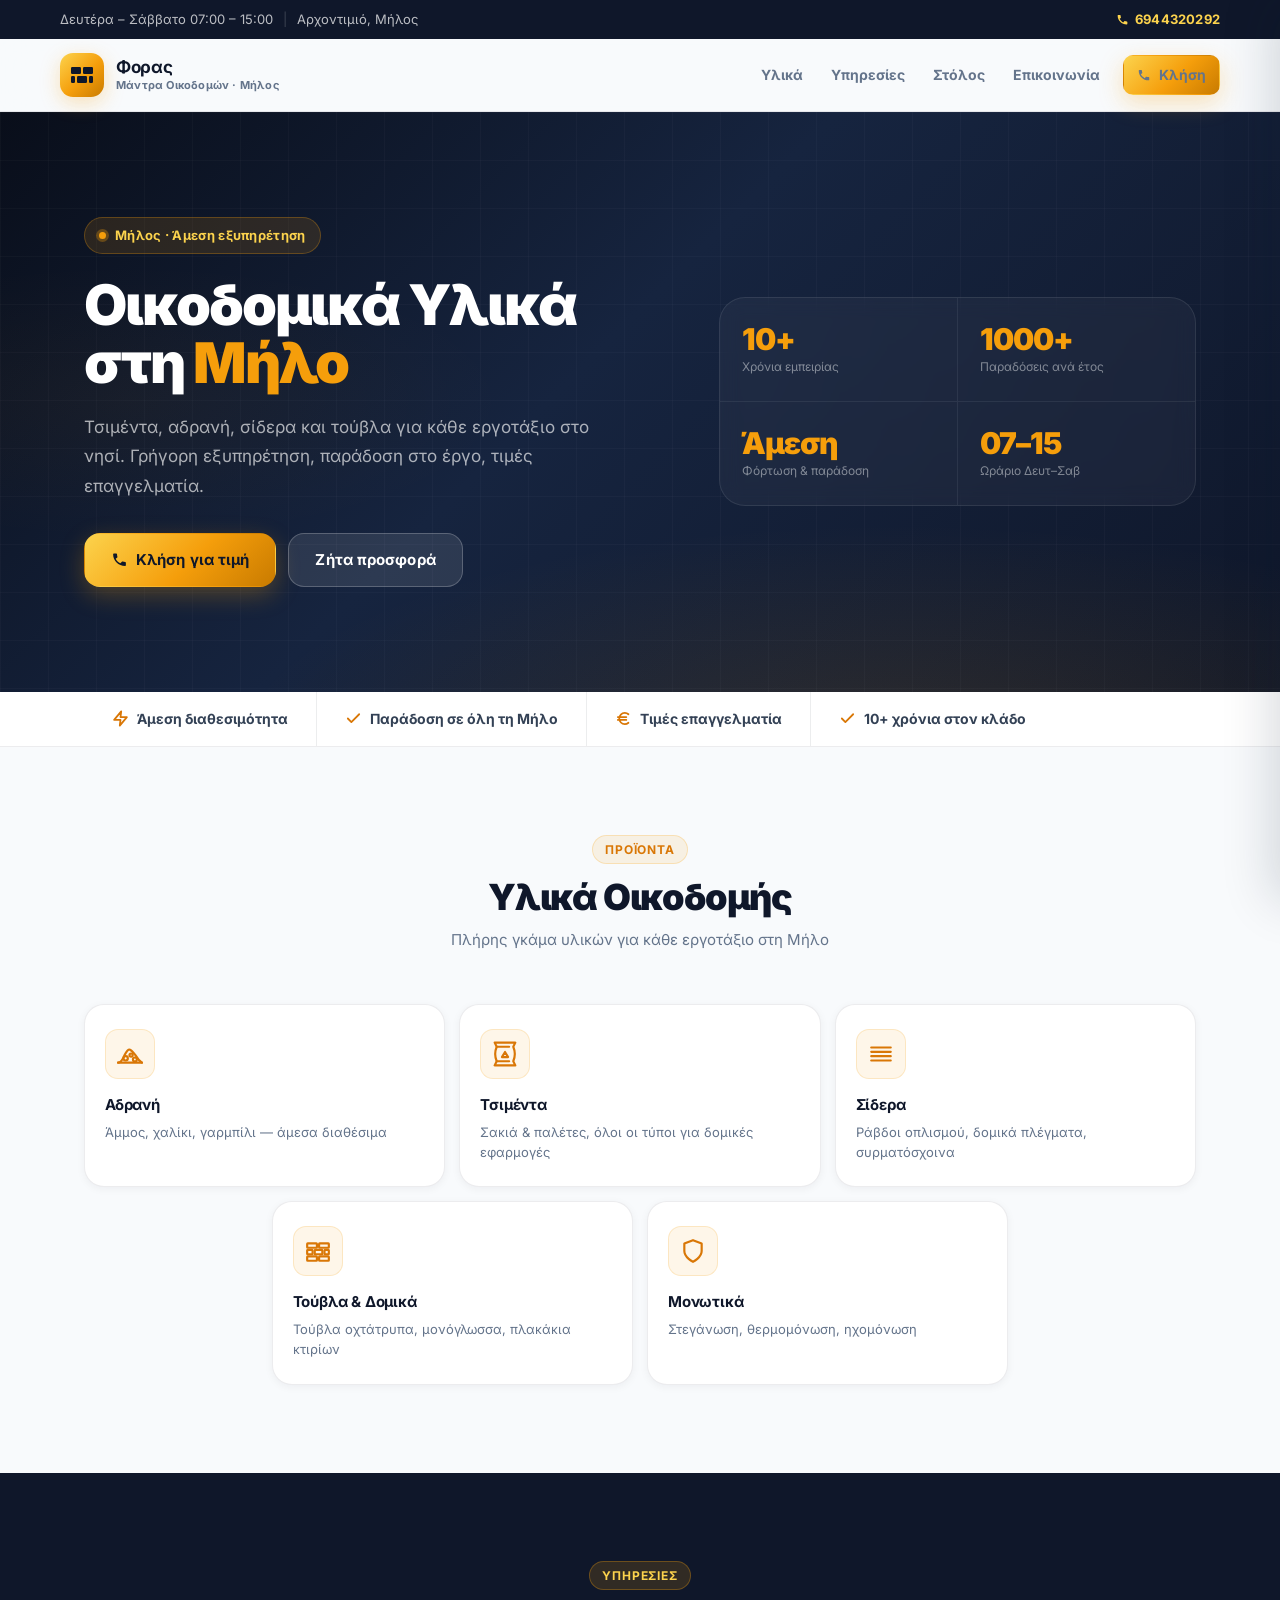
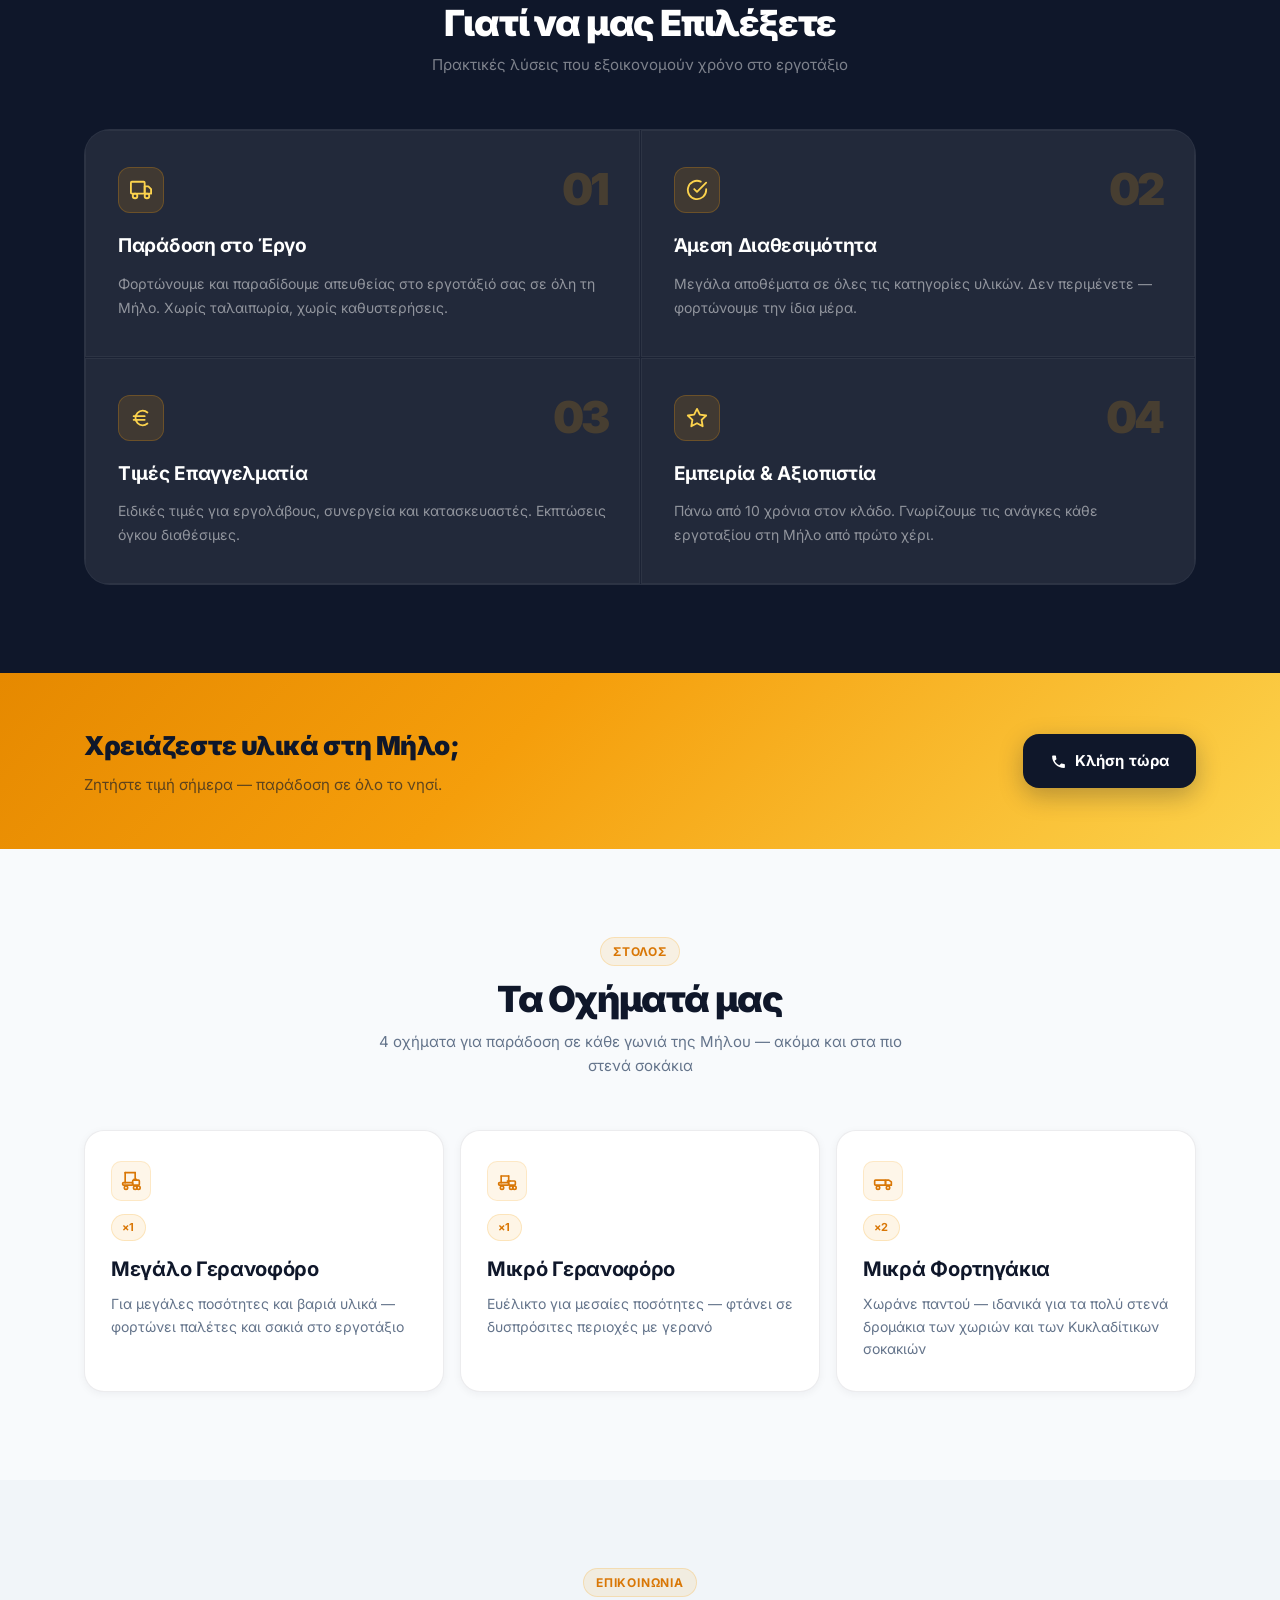
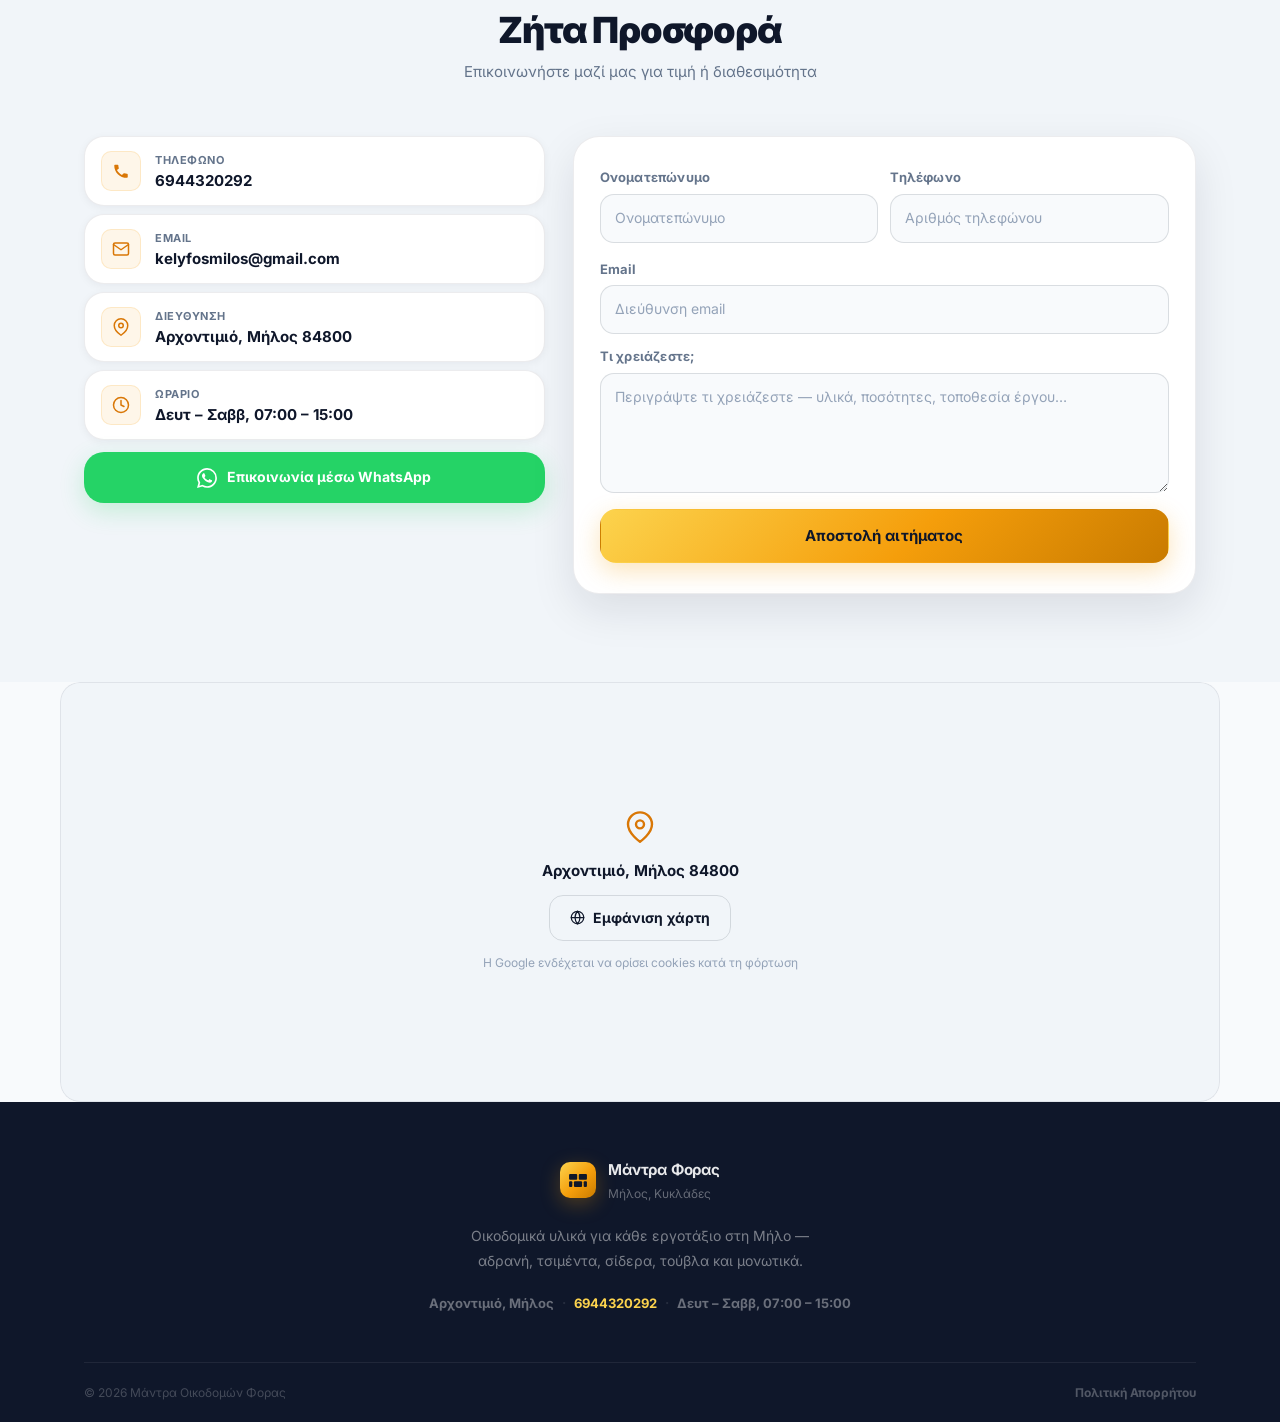
<file: index.html>
<!DOCTYPE html>
<html lang="el">

<head>
  <link rel="stylesheet" href="style.css">
  <meta charset="UTF-8">
  <meta name="viewport" content="width=device-width, initial-scale=1.0">
  <title>Μάντρα Οικοδομών Φορας | Οικοδομικά Υλικά Μήλος</title>
  <meta name="description"
    content="Μάντρα οικοδομών Φορας στη Μήλο: τσιμέντα, αδρανή, σίδερα, τούβλα, μονωτικά. Άμεση φόρτωση & παράδοση σε όλο το νησί.">
  <meta name="theme-color" content="#f59e0b">
  <link rel="icon" href="favicon.svg" type="image/svg+xml">
  <link rel="apple-touch-icon" href="favicon.svg">
  <meta property="og:title" content="Μάντρα Οικοδομών Φορας — Μήλος">
  <meta property="og:description" content="Οικοδομικά υλικά • Αδρανή • Παράδοση στο έργο • Μήλος">
  <meta property="og:type" content="website">
  <meta property="og:locale" content="el_GR">
  <meta property="og:site_name" content="Μάντρα Οικοδομών Φορας — Μήλος">
  <!-- Προσθέστε og:image & og:url όταν έχετε domain: -->
  <!-- <meta property="og:image" content="https://yourdomain.gr/og-image.jpg"> -->
  <!-- <meta property="og:url" content="https://yourdomain.gr/"> -->
  <!-- <link rel="canonical" href="https://yourdomain.gr/"> -->
  <meta name="robots" content="index, follow">
  <meta name="twitter:card" content="summary_large_image">
  <meta name="twitter:title" content="Μάντρα Οικοδομών Φορας — Οικοδομικά Υλικά Μήλος">
  <meta name="twitter:description" content="Μάντρα οικοδομών Φορας στη Μήλο: τσιμέντα, αδρανή, σίδερα, τούβλα, μονωτικά. Άμεση φόρτωση & παράδοση σε όλο το νησί.">

  <script type="application/ld+json">
  {
    "@context": "https://schema.org",
    "@graph": [
      {
        "@type": ["LocalBusiness", "HomeAndConstructionBusiness"],
        "@id": "#business",
        "name": "Μάντρα Οικοδομών Φόρας",
        "legalName": "Βήχος Ιωάννης και Σία ΟΕ",
        "alternateName": [
          "Η Μάντρα του Φόρα",
          "Μάντρα Φόρας",
          "Φόρας Μήλος",
          "Βήχος Ιωάννης Μήλος",
          "Foras Building Materials Milos"
        ],
        "foundingDate": "2012",
        "numberOfEmployees": {
          "@type": "QuantitativeValue",
          "minValue": 1,
          "maxValue": 3
        },
        "description": "Μάντρα οικοδομικών υλικών στη Μήλο. Τσιμέντα, αδρανή, σίδερα, τούβλα και μονωτικά. Άμεση φόρτωση και παράδοση σε όλο το νησί. Πάνω από 10 χρόνια εμπειρίας στα οικοδομικά υλικά Μήλου.",
        "telephone": "+306944320292",
        "email": "kelyfosmilos@gmail.com",
        "address": {
          "@type": "PostalAddress",
          "streetAddress": "Αρχοντιμιό",
          "addressLocality": "Αρχοντιμιό",
          "addressRegion": "Μήλος",
          "postalCode": "84800",
          "addressCountry": "GR"
        },
        "geo": {
          "@type": "GeoCoordinates",
          "latitude": 36.7229,
          "longitude": 24.4671
        },
        "hasMap": "https://www.google.com/maps?q=36.7229,24.4671",
        "openingHoursSpecification": {
          "@type": "OpeningHoursSpecification",
          "dayOfWeek": [
            "https://schema.org/Monday",
            "https://schema.org/Tuesday",
            "https://schema.org/Wednesday",
            "https://schema.org/Thursday",
            "https://schema.org/Friday",
            "https://schema.org/Saturday"
          ],
          "opens": "07:00",
          "closes": "15:00"
        },
        "priceRange": "€€",
        "currenciesAccepted": "EUR",
        "paymentAccepted": "Cash, Bank Transfer",
        "areaServed": [
          { "@type": "Place", "name": "Αδάμας" },
          { "@type": "Place", "name": "Πλάκα" },
          { "@type": "Place", "name": "Τρυπητή" },
          { "@type": "Place", "name": "Πολλώνια" },
          { "@type": "Place", "name": "Παχαινά" },
          { "@type": "Place", "name": "Ζεφυρία" },
          { "@type": "Place", "name": "Μήλος", "sameAs": "https://www.wikidata.org/wiki/Q185096" }
        ],
        "hasOfferCatalog": {
          "@type": "OfferCatalog",
          "name": "Οικοδομικά Υλικά Μήλου",
          "itemListElement": [
            {
              "@type": "Offer",
              "itemOffered": {
                "@type": "Product",
                "name": "Αδρανή Υλικά",
                "description": "Άμμος, χαλίκι, 3Α, γαρμπίλι — άμεσα διαθέσιμα για κάθε εργοτάξιο στη Μήλο"
              }
            },
            {
              "@type": "Offer",
              "itemOffered": {
                "@type": "Product",
                "name": "Τσιμέντα",
                "description": "Σακιά και παλέτες, όλοι οι τύποι τσιμέντου για δομικές εφαρμογές"
              }
            },
            {
              "@type": "Offer",
              "itemOffered": {
                "@type": "Product",
                "name": "Σίδερα Οπλισμού",
                "description": "Ράβδοι οπλισμού, δομικά πλέγματα, συρματόσχοινα"
              }
            },
            {
              "@type": "Offer",
              "itemOffered": {
                "@type": "Product",
                "name": "Τούβλα & Δομικά Στοιχεία",
                "description": "Τούβλα οχτάτρυπα, μονόγλωσσα, πλακάκια κτιρίων"
              }
            },
            {
              "@type": "Offer",
              "itemOffered": {
                "@type": "Product",
                "name": "Μονωτικά Υλικά",
                "description": "Υλικά στεγάνωσης, θερμομόνωσης και ηχομόνωσης"
              }
            },
            {
              "@type": "Offer",
              "itemOffered": {
                "@type": "Service",
                "name": "Παράδοση στο Εργοτάξιο",
                "description": "Άμεση φόρτωση και παράδοση οικοδομικών υλικών σε όλους τους οικισμούς της Μήλου"
              }
            }
          ]
        },
        "contactPoint": {
          "@type": "ContactPoint",
          "telephone": "+306944320292",
          "email": "kelyfosmilos@gmail.com",
          "contactType": "customer service",
          "areaServed": "GR",
          "availableLanguage": "Greek"
        },
        "slogan": "Οικοδομικά Υλικά · Παράδοση στο Έργο · Μήλος",
        "knowsAbout": [
          "Οικοδομικά Υλικά",
          "Αδρανή Υλικά",
          "Τσιμέντο",
          "Σίδερα Οπλισμού",
          "Τούβλα",
          "Μονωτικά",
          "Παράδοση Οικοδομικών Υλικών",
          "Εργοτάξια Μήλου"
        ]
      },
      {
        "@type": "FAQPage",
        "mainEntity": [
          {
            "@type": "Question",
            "name": "Παραδίδετε οικοδομικά υλικά σε όλη τη Μήλο;",
            "acceptedAnswer": {
              "@type": "Answer",
              "text": "Ναι, παραδίδουμε σε όλους τους οικισμούς της Μήλου — Αδάμας, Πλάκα, Τρυπητή, Πολλώνια, Παχαινά, Ζεφυρία. Διαθέτουμε 4 οχήματα, συμπεριλαμβανομένων μικρών φορτηγακίων για τα πιο στενά σοκάκια των χωριών."
            }
          },
          {
            "@type": "Question",
            "name": "Ποιο είναι το ωράριο λειτουργίας της μάντρας;",
            "acceptedAnswer": {
              "@type": "Answer",
              "text": "Είμαστε ανοιχτοί Δευτέρα έως Σάββατο, 07:00 – 15:00."
            }
          },
          {
            "@type": "Question",
            "name": "Τι οικοδομικά υλικά διαθέτετε;",
            "acceptedAnswer": {
              "@type": "Answer",
              "text": "Διαθέτουμε πλήρη γκάμα: αδρανή (άμμος, χαλίκι, γαρμπίλι, 3Α), τσιμέντα σε σακιά και παλέτες, σίδερα οπλισμού, δομικά πλέγματα, τούβλα οχτάτρυπα, και μονωτικά υλικά (στεγάνωση, θερμομόνωση, ηχομόνωση)."
            }
          },
          {
            "@type": "Question",
            "name": "Υπάρχουν ειδικές τιμές για εργολάβους και συνεργεία;",
            "acceptedAnswer": {
              "@type": "Answer",
              "text": "Ναι, προσφέρουμε τιμές επαγγελματία για εργολάβους, συνεργεία και κατασκευαστές. Επικοινωνήστε μαζί μας για εκπτώσεις σε μεγάλες ποσότητες."
            }
          },
          {
            "@type": "Question",
            "name": "Πού βρίσκεται η μάντρα οικοδομών στη Μήλο;",
            "acceptedAnswer": {
              "@type": "Answer",
              "text": "Η μάντρα βρίσκεται στο Αρχοντιμιό, Μήλος 84800. Επικοινωνήστε μαζί μας στο 6944320292."
            }
          }
        ]
      }
    ]
  }
  </script>
</head>

<body>

  <div class="progress-bar" id="progress-bar"></div>

  <!-- TOP BAR -->
  <div class="topbar">
    <div class="container topbar-inner">
      <div class="topbar-left">
        <span>Δευτέρα – Σάββατο 07:00 – 15:00</span>
        <span class="sep">|</span>
        <span>Αρχοντιμιό, Μήλος</span>
      </div>
      <a href="tel:+306944320292" class="topbar-phone">
        <svg width="13" height="13" viewBox="0 0 24 24" fill="currentColor">
          <path
            d="M6.6 10.8c1.4 2.8 3.8 5.1 6.6 6.6l2.2-2.2c.27-.27.67-.36 1.02-.24 1.12.37 2.33.57 3.57.57.55 0 1 .45 1 1V20c0 .55-.45 1-1 1C10.29 21 3 13.71 3 4.5c0-.55.45-1 1-1H7.5c.55 0 1 .45 1 1 0 1.25.2 2.45.57 3.57.11.35.03.74-.25 1.01L6.6 10.8z" />
        </svg>
        6944320292
      </a>
    </div>
  </div>

  <!-- HEADER -->
  <header class="header" id="header">
    <div class="container nav-inner">
      <a class="brand" href="#top">
        <div class="logo-mark">
          <svg width="22" height="16" viewBox="0 0 22 16" fill="currentColor" aria-hidden="true">
            <rect x="0" y="0" width="10" height="7" rx="1.2" />
            <rect x="12" y="0" width="10" height="7" rx="1.2" />
            <rect x="0" y="9" width="4" height="7" rx="1.2" />
            <rect x="6" y="9" width="10" height="7" rx="1.2" />
            <rect x="18" y="9" width="4" height="7" rx="1.2" />
          </svg>
        </div>
        <div class="brand-text">
          <span class="brand-name">Φορας</span>
          <span class="brand-sub">Μάντρα Οικοδομών · Μήλος</span>
        </div>
      </a>

      <nav class="nav-menu">
        <a href="#products">Υλικά</a>
        <a href="#services">Υπηρεσίες</a>
        <a href="#fleet">Στόλος</a>
        <a href="#contact">Επικοινωνία</a>
        <a class="btn btn-primary nav-cta" href="tel:+306944320292">
          <svg width="14" height="14" viewBox="0 0 24 24" fill="currentColor">
            <path
              d="M6.6 10.8c1.4 2.8 3.8 5.1 6.6 6.6l2.2-2.2c.27-.27.67-.36 1.02-.24 1.12.37 2.33.57 3.57.57.55 0 1 .45 1 1V20c0 .55-.45 1-1 1C10.29 21 3 13.71 3 4.5c0-.55.45-1 1-1H7.5c.55 0 1 .45 1 1 0 1.25.2 2.45.57 3.57.11.35.03.74-.25 1.01L6.6 10.8z" />
          </svg>
          Κλήση
        </a>
      </nav>

      <button class="hamburger" id="hamburger" aria-label="Μενού" aria-expanded="false">
        <span></span><span></span><span></span>
      </button>
    </div>
  </header>

  <!-- MOBILE MENU -->
  <div class="mobile-overlay" id="mobile-overlay"></div>
  <div class="mobile-menu" id="mobile-menu" aria-hidden="true">
    <div class="mobile-brand">
      <div class="logo-mark logo-sm">
        <svg width="18" height="13" viewBox="0 0 22 16" fill="currentColor" aria-hidden="true">
          <rect x="0" y="0" width="10" height="7" rx="1.2" />
          <rect x="12" y="0" width="10" height="7" rx="1.2" />
          <rect x="0" y="9" width="4" height="7" rx="1.2" />
          <rect x="6" y="9" width="10" height="7" rx="1.2" />
          <rect x="18" y="9" width="4" height="7" rx="1.2" />
        </svg>
      </div>
      <div class="brand-text">
        <span class="brand-name">Φορας</span>
        <span class="brand-sub">Μάντρα Οικοδομών</span>
      </div>
    </div>
    <nav>
      <a href="#products" class="mobile-link">Υλικά</a>
      <a href="#services" class="mobile-link">Υπηρεσίες</a>
      <a href="#fleet" class="mobile-link">Στόλος</a>
      <a href="#contact" class="mobile-link">Επικοινωνία</a>
    </nav>
    <div class="mobile-menu-footer">
      <a class="btn btn-primary" href="tel:+306944320292">Κλήση τώρα</a>
      <a class="btn btn-outline" href="https://wa.me/306944320292" target="_blank" rel="noopener">WhatsApp</a>
    </div>
  </div>

  <main id="top">

    <!-- HERO -->
    <section class="hero">
      <div class="hero-bg"></div>
      <div class="container hero-content">

        <div class="hero-left reveal">
          <div class="badge">
            <span class="badge-dot"></span>
            Μήλος · Άμεση εξυπηρέτηση
          </div>
          <h1>Οικοδομικά Υλικά<br>στη <span class="gold">Μήλο</span></h1>
          <p class="hero-desc">
            Τσιμέντα, αδρανή, σίδερα και τούβλα για κάθε εργοτάξιο στο νησί.
            Γρήγορη εξυπηρέτηση, παράδοση στο έργο, τιμές επαγγελματία.
          </p>
          <div class="hero-actions">
            <a class="btn btn-primary btn-lg" href="tel:+306944320292">
              <svg width="17" height="17" viewBox="0 0 24 24" fill="currentColor">
                <path
                  d="M6.6 10.8c1.4 2.8 3.8 5.1 6.6 6.6l2.2-2.2c.27-.27.67-.36 1.02-.24 1.12.37 2.33.57 3.57.57.55 0 1 .45 1 1V20c0 .55-.45 1-1 1C10.29 21 3 13.71 3 4.5c0-.55.45-1 1-1H7.5c.55 0 1 .45 1 1 0 1.25.2 2.45.57 3.57.11.35.03.74-.25 1.01L6.6 10.8z" />
              </svg>
              Κλήση για τιμή
            </a>
            <a class="btn btn-ghost-white btn-lg" href="#contact">Ζήτα προσφορά</a>
          </div>
        </div>

        <div class="hero-right reveal reveal-delay">
          <div class="stats-card">
            <div class="stat-cell">
              <span class="stat-num" data-count="10" data-suffix="+">10+</span>
              <span class="stat-lbl">Χρόνια εμπειρίας</span>
            </div>
            <div class="stat-cell">
              <span class="stat-num" data-count="1000" data-suffix="+">1000+</span>
              <span class="stat-lbl">Παραδόσεις ανά έτος</span>
            </div>
            <div class="stat-cell">
              <span class="stat-num">Άμεση</span>
              <span class="stat-lbl">Φόρτωση & παράδοση</span>
            </div>
            <div class="stat-cell">
              <span class="stat-num">07–15</span>
              <span class="stat-lbl">Ωράριο Δευτ–Σαβ</span>
            </div>
          </div>
        </div>

      </div>
    </section>

    <!-- TRUST BAR -->
    <div class="trust-bar">
      <div class="container trust-inner">
        <div class="trust-item">
          <svg width="17" height="17" viewBox="0 0 24 24" fill="none" stroke="currentColor" stroke-width="2.5"
            stroke-linecap="round" stroke-linejoin="round">
            <polygon points="13 2 3 14 12 14 11 22 21 10 12 10 13 2" />
          </svg>
          Άμεση διαθεσιμότητα
        </div>
        <div class="trust-item">
          <svg width="17" height="17" viewBox="0 0 24 24" fill="none" stroke="currentColor" stroke-width="2.5"
            stroke-linecap="round" stroke-linejoin="round">
            <polyline points="20 6 9 17 4 12" />
          </svg>
          Παράδοση σε όλη τη Μήλο
        </div>
        <div class="trust-item">
          <svg width="17" height="17" viewBox="0 0 24 24" fill="none" stroke="currentColor" stroke-width="2.5"
            stroke-linecap="round" stroke-linejoin="round">
            <path d="M4 10h12M4 14h12M19 6a7.7 7.7 0 0 0-5.2-2A7.9 7.9 0 0 0 6 12c0 4.4 3.5 8 7.8 8 2 0 3.8-.8 5.2-2" />
          </svg>
          Τιμές επαγγελματία
        </div>
        <div class="trust-item">
          <svg width="17" height="17" viewBox="0 0 24 24" fill="none" stroke="currentColor" stroke-width="2.5"
            stroke-linecap="round" stroke-linejoin="round">
            <polyline points="20 6 9 17 4 12" />
          </svg>
          10+ χρόνια στον κλάδο
        </div>
      </div>
    </div>

    <!-- PRODUCTS -->
    <section id="products" class="section">
      <div class="container">
        <div class="section-hd reveal">
          <div class="tag">Προϊόντα</div>
          <h2>Υλικά Οικοδομής</h2>
          <p class="section-sub">Πλήρης γκάμα υλικών για κάθε εργοτάξιο στη Μήλο</p>
        </div>

        <div class="products-grid">
          <div class="product-card reveal">
            <div class="product-icon">
              <svg width="26" height="26" viewBox="0 0 24 24" fill="none" stroke="currentColor" stroke-width="2"
                stroke-linecap="round" stroke-linejoin="round">
                <path d="M1 20 Q4 20 7 13 Q10 7 12 8 Q14 9 17 13 Q20 18 23 20" />
                <line x1="1" y1="20" x2="23" y2="20" />
                <circle cx="8" cy="16" r="2" />
                <circle cx="13" cy="13" r="1.5" />
                <circle cx="16.5" cy="17" r="1.8" />
              </svg>
            </div>
            <h3>Αδρανή</h3>
            <p>Άμμος, χαλίκι, γαρμπίλι — άμεσα διαθέσιμα</p>
          </div>
          <div class="product-card reveal reveal-d1">
            <div class="product-icon">
              <svg width="26" height="26" viewBox="0 0 24 24" fill="none" stroke="currentColor" stroke-width="2"
                stroke-linecap="round" stroke-linejoin="round">
                <path class="cls-1"
                  d="M19.64,5.32,21.55,1.5H2.45L4.36,5.32a17,17,0,0,0,0,13.36L2.45,22.5h19.1l-1.91-3.82A17,17,0,0,0,19.64,5.32Z" />
                <line class="cls-1" x1="15.82" y1="5.32" x2="4.36" y2="5.32" />
                <line class="cls-1" x1="15.82" y1="18.68" x2="4.36" y2="18.68" />
                <polygon class="cls-1" points="12.02 10.09 9.17 14.86 14.86 14.86 12.02 10.09" />
              </svg>
            </div>
            <h3>Τσιμέντα</h3>
            <p>Σακιά & παλέτες, όλοι οι τύποι για δομικές εφαρμογές</p>
          </div>
          <div class="product-card reveal reveal-d2">
            <div class="product-icon">
              <svg width="26" height="26" viewBox="0 0 24 24" fill="none" stroke="currentColor" stroke-width="2"
                stroke-linecap="round" stroke-linejoin="round">
                <line x1="3" y1="6" x2="21" y2="6" />
                <line x1="3" y1="10" x2="21" y2="10" />
                <line x1="3" y1="14" x2="21" y2="14" />
                <line x1="3" y1="18" x2="21" y2="18" />
              </svg>
            </div>
            <h3>Σίδερα</h3>
            <p>Ράβδοι οπλισμού, δομικά πλέγματα, συρματόσχοινα</p>
          </div>
          <div class="product-card reveal reveal-d1">
            <div class="product-icon">
              <svg width="26" height="26" viewBox="0 0 24 24" fill="none" stroke="currentColor" stroke-width="2"
                stroke-linecap="round" stroke-linejoin="round">
                <rect x="2" y="5" width="9" height="4" rx="0.5" />
                <rect x="13" y="5" width="9" height="4" rx="0.5" />
                <rect x="2" y="11" width="5" height="4" rx="0.5" />
                <rect x="9" y="11" width="7" height="4" rx="0.5" />
                <rect x="18" y="11" width="4" height="4" rx="0.5" />
                <rect x="2" y="17" width="9" height="4" rx="0.5" />
                <rect x="13" y="17" width="9" height="4" rx="0.5" />
              </svg>
            </div>
            <h3>Τούβλα & Δομικά</h3>
            <p>Τούβλα οχτάτρυπα, μονόγλωσσα, πλακάκια κτιρίων</p>
          </div>
          <div class="product-card reveal reveal-d2">
            <div class="product-icon">
              <svg width="26" height="26" viewBox="0 0 24 24" fill="none" stroke="currentColor" stroke-width="2"
                stroke-linecap="round" stroke-linejoin="round">
                <path d="M12 22s8-4 8-10V5l-8-3-8 3v7c0 6 8 10 8 10z" />
              </svg>
            </div>
            <h3>Μονωτικά</h3>
            <p>Στεγάνωση, θερμομόνωση, ηχομόνωση</p>
          </div>
        </div>
      </div>
    </section>

    <!-- SERVICES -->
    <section id="services" class="section section-dark">
      <div class="container">
        <div class="section-hd section-hd-light reveal">
          <div class="tag tag-light">Υπηρεσίες</div>
          <h2>Γιατί να μας Επιλέξετε</h2>
          <p class="section-sub">Πρακτικές λύσεις που εξοικονομούν χρόνο στο εργοτάξιο</p>
        </div>

        <div class="services-grid">
          <div class="service-card reveal">
            <div class="svc-header">
              <div class="svc-icon">
                <svg width="22" height="22" viewBox="0 0 24 24" fill="none" stroke="currentColor" stroke-width="2"
                  stroke-linecap="round" stroke-linejoin="round">
                  <rect x="1" y="3" width="15" height="13" rx="1" />
                  <path d="M16 8h4l3 3v5h-7V8z" />
                  <circle cx="5.5" cy="18.5" r="2.5" />
                  <circle cx="18.5" cy="18.5" r="2.5" />
                </svg>
              </div>
              <span class="svc-num">01</span>
            </div>
            <h3>Παράδοση στο Έργο</h3>
            <p>Φορτώνουμε και παραδίδουμε απευθείας στο εργοτάξιό σας σε όλη τη Μήλο. Χωρίς ταλαιπωρία, χωρίς
              καθυστερήσεις.</p>
          </div>
          <div class="service-card reveal reveal-d1">
            <div class="svc-header">
              <div class="svc-icon">
                <svg width="22" height="22" viewBox="0 0 24 24" fill="none" stroke="currentColor" stroke-width="2"
                  stroke-linecap="round" stroke-linejoin="round">
                  <path d="M22 11.08V12a10 10 0 1 1-5.93-9.14" />
                  <polyline points="22 4 12 14.01 9 11.01" />
                </svg>
              </div>
              <span class="svc-num">02</span>
            </div>
            <h3>Άμεση Διαθεσιμότητα</h3>
            <p>Μεγάλα αποθέματα σε όλες τις κατηγορίες υλικών. Δεν περιμένετε — φορτώνουμε την ίδια μέρα.</p>
          </div>
          <div class="service-card reveal reveal-d2">
            <div class="svc-header">
              <div class="svc-icon">
                <svg width="22" height="22" viewBox="0 0 24 24" fill="none" stroke="currentColor" stroke-width="2"
                  stroke-linecap="round" stroke-linejoin="round">
                  <path
                    d="M4 10h12M4 14h12M19 6a7.7 7.7 0 0 0-5.2-2A7.9 7.9 0 0 0 6 12c0 4.4 3.5 8 7.8 8 2 0 3.8-.8 5.2-2" />
                </svg>
              </div>
              <span class="svc-num">03</span>
            </div>
            <h3>Τιμές Επαγγελματία</h3>
            <p>Ειδικές τιμές για εργολάβους, συνεργεία και κατασκευαστές. Εκπτώσεις όγκου διαθέσιμες.</p>
          </div>
          <div class="service-card reveal reveal-d3">
            <div class="svc-header">
              <div class="svc-icon">
                <svg width="22" height="22" viewBox="0 0 24 24" fill="none" stroke="currentColor" stroke-width="2"
                  stroke-linecap="round" stroke-linejoin="round">
                  <polygon
                    points="12 2 15.09 8.26 22 9.27 17 14.14 18.18 21.02 12 17.77 5.82 21.02 7 14.14 2 9.27 8.91 8.26 12 2" />
                </svg>
              </div>
              <span class="svc-num">04</span>
            </div>
            <h3>Εμπειρία & Αξιοπιστία</h3>
            <p>Πάνω από 10 χρόνια στον κλάδο. Γνωρίζουμε τις ανάγκες κάθε εργοταξίου στη Μήλο από πρώτο χέρι.</p>
          </div>
        </div>
      </div>
    </section>

    <!-- CTA STRIP -->
    <div class="cta-strip">
      <div class="container">
        <div class="cta-inner reveal">
          <div class="cta-text">
            <h3>Χρειάζεστε υλικά στη Μήλο;</h3>
            <p>Ζητήστε τιμή σήμερα — παράδοση σε όλο το νησί.</p>
          </div>
          <a class="btn btn-dark btn-lg" href="tel:+306944320292">
            <svg width="17" height="17" viewBox="0 0 24 24" fill="currentColor">
              <path
                d="M6.6 10.8c1.4 2.8 3.8 5.1 6.6 6.6l2.2-2.2c.27-.27.67-.36 1.02-.24 1.12.37 2.33.57 3.57.57.55 0 1 .45 1 1V20c0 .55-.45 1-1 1C10.29 21 3 13.71 3 4.5c0-.55.45-1 1-1H7.5c.55 0 1 .45 1 1 0 1.25.2 2.45.57 3.57.11.35.03.74-.25 1.01L6.6 10.8z" />
            </svg>
            Κλήση τώρα
          </a>
        </div>
      </div>
    </div>

    <!-- FLEET -->
    <section id="fleet" class="section">
      <div class="container">
        <div class="section-hd reveal">
          <div class="tag">Στόλος</div>
          <h2>Τα Οχήματά μας</h2>
          <p class="section-sub">4 οχήματα για παράδοση σε κάθε γωνιά της Μήλου — ακόμα και στα πιο στενά σοκάκια</p>
        </div>

        <div class="areas-grid">
          <div class="area-card reveal">
            <div class="area-icon">
              <svg width="20" height="20" viewBox="0 0 24 24" fill="none" stroke="currentColor" stroke-width="2"
                stroke-linecap="round" stroke-linejoin="round">
                <rect x="14" y="11" width="8" height="6" rx="1" />
                <rect x="2" y="14" width="12" height="3" rx="1" />
                <line x1="5" y1="14" x2="5" y2="2" />
                <line x1="5" y1="2" x2="17" y2="2" />
                <line x1="17" y1="2" x2="17" y2="10" />
                <path d="M15.5 10 Q17 12 18.5 10" />
                <circle cx="6" cy="20" r="2" />
                <circle cx="17" cy="20" r="2" />
                <circle cx="21" cy="20" r="2" />
              </svg>
            </div>
            <div class="area-badge">×1</div>
            <h3>Μεγάλο Γερανοφόρο</h3>
            <p>Για μεγάλες ποσότητες και βαριά υλικά — φορτώνει παλέτες και σακιά στο εργοτάξιο</p>
          </div>
          <div class="area-card reveal reveal-d1">
            <div class="area-icon">
              <svg width="20" height="20" viewBox="0 0 24 24" fill="none" stroke="currentColor" stroke-width="2"
                stroke-linecap="round" stroke-linejoin="round">
                <rect x="14" y="12" width="8" height="5" rx="1" />
                <rect x="2" y="14" width="12" height="3" rx="1" />
                <line x1="5" y1="14" x2="5" y2="6" />
                <line x1="5" y1="6" x2="14" y2="6" />
                <line x1="14" y1="6" x2="14" y2="12" />
                <path d="M12.5 12 Q14 13.5 15.5 12" />
                <circle cx="6" cy="20" r="2" />
                <circle cx="17" cy="20" r="2" />
                <circle cx="21" cy="20" r="2" />
              </svg>
            </div>
            <div class="area-badge">×1</div>
            <h3>Μικρό Γερανοφόρο</h3>
            <p>Ευέλικτο για μεσαίες ποσότητες — φτάνει σε δυσπρόσιτες περιοχές με γερανό</p>
          </div>
          <div class="area-card reveal reveal-d2">
            <div class="area-icon">
              <svg width="20" height="20" viewBox="0 0 24 24" fill="none" stroke="currentColor" stroke-width="2"
                stroke-linecap="round" stroke-linejoin="round">
                <rect x="2" y="11" width="13" height="6" rx="1" />
                <path d="M15 13 L15 17 L22 17 L22 13 L19 11 L15 11 Z" />
                <circle cx="6" cy="20" r="2" />
                <circle cx="18" cy="20" r="2" />
              </svg>
            </div>
            <div class="area-badge">×2</div>
            <h3>Μικρά Φορτηγάκια</h3>
            <p>Χωράνε παντού — ιδανικά για τα πολύ στενά δρομάκια των χωριών και των Κυκλαδίτικων σοκακιών</p>
          </div>
        </div>
      </div>
    </section>

    <!-- CONTACT -->
    <section id="contact" class="section section-contact">
      <div class="container">
        <div class="section-hd reveal">
          <div class="tag">Επικοινωνία</div>
          <h2>Ζήτα Προσφορά</h2>
          <p class="section-sub">Επικοινωνήστε μαζί μας για τιμή ή διαθεσιμότητα</p>
        </div>

        <div class="contact-grid">
          <div class="contact-info reveal">
            <div class="contact-detail">
              <div class="contact-icon">
                <svg width="18" height="18" viewBox="0 0 24 24" fill="currentColor">
                  <path
                    d="M6.6 10.8c1.4 2.8 3.8 5.1 6.6 6.6l2.2-2.2c.27-.27.67-.36 1.02-.24 1.12.37 2.33.57 3.57.57.55 0 1 .45 1 1V20c0 .55-.45 1-1 1C10.29 21 3 13.71 3 4.5c0-.55.45-1 1-1H7.5c.55 0 1 .45 1 1 0 1.25.2 2.45.57 3.57.11.35.03.74-.25 1.01L6.6 10.8z" />
                </svg>
              </div>
              <div>
                <span class="cd-label">Τηλέφωνο</span>
                <a href="tel:+306944320292" class="cd-value">6944320292</a>
              </div>
            </div>
            <div class="contact-detail">
              <div class="contact-icon">
                <svg width="18" height="18" viewBox="0 0 24 24" fill="none" stroke="currentColor" stroke-width="2"
                  stroke-linecap="round" stroke-linejoin="round">
                  <path d="M4 4h16c1.1 0 2 .9 2 2v12c0 1.1-.9 2-2 2H4c-1.1 0-2-.9-2-2V6c0-1.1.9-2 2-2z" />
                  <polyline points="22,6 12,13 2,6" />
                </svg>
              </div>
              <div>
                <span class="cd-label">Email</span>
                <a href="mailto:kelyfosmilos@gmail.com" class="cd-value">kelyfosmilos@gmail.com</a>
              </div>
            </div>
            <div class="contact-detail">
              <div class="contact-icon">
                <svg width="18" height="18" viewBox="0 0 24 24" fill="none" stroke="currentColor" stroke-width="2"
                  stroke-linecap="round" stroke-linejoin="round">
                  <path d="M21 10c0 7-9 13-9 13s-9-6-9-13a9 9 0 0 1 18 0z" />
                  <circle cx="12" cy="10" r="3" />
                </svg>
              </div>
              <div>
                <span class="cd-label">Διεύθυνση</span>
                <span class="cd-value">Αρχοντιμιό, Μήλος 84800</span>
              </div>
            </div>
            <div class="contact-detail">
              <div class="contact-icon">
                <svg width="18" height="18" viewBox="0 0 24 24" fill="none" stroke="currentColor" stroke-width="2"
                  stroke-linecap="round" stroke-linejoin="round">
                  <circle cx="12" cy="12" r="10" />
                  <polyline points="12 6 12 12 16 14" />
                </svg>
              </div>
              <div>
                <span class="cd-label">Ωράριο</span>
                <span class="cd-value">Δευτ – Σαββ, 07:00 – 15:00</span>
              </div>
            </div>

            <a href="https://wa.me/306944320292" target="_blank" rel="noopener" class="whatsapp-btn">
              <svg width="20" height="20" viewBox="0 0 24 24" fill="currentColor">
                <path
                  d="M17.472 14.382c-.297-.149-1.758-.867-2.03-.967-.273-.099-.471-.148-.67.15-.197.297-.767.966-.94 1.164-.173.199-.347.223-.644.075-.297-.15-1.255-.463-2.39-1.475-.883-.788-1.48-1.761-1.653-2.059-.173-.297-.018-.458.13-.606.134-.133.298-.347.446-.52.149-.174.198-.298.298-.497.099-.198.05-.371-.025-.52-.075-.149-.669-1.612-.916-2.207-.242-.579-.487-.5-.669-.51-.173-.008-.371-.01-.57-.01-.198 0-.52.074-.792.372-.272.297-1.04 1.016-1.04 2.479 0 1.462 1.065 2.875 1.213 3.074.149.198 2.096 3.2 5.077 4.487.709.306 1.262.489 1.694.625.712.227 1.36.195 1.871.118.571-.085 1.758-.719 2.006-1.413.248-.694.248-1.289.173-1.413-.074-.124-.272-.198-.57-.347m-5.421 7.403h-.004a9.87 9.87 0 0 1-5.031-1.378l-.361-.214-3.741.982.998-3.648-.235-.374a9.86 9.86 0 0 1-1.51-5.26c.001-5.45 4.436-9.884 9.888-9.884 2.64 0 5.122 1.03 6.988 2.898a9.825 9.825 0 0 1 2.893 6.994c-.003 5.45-4.437 9.884-9.885 9.884m8.413-18.297A11.815 11.815 0 0 0 12.05 0C5.495 0 .16 5.335.157 11.892c0 2.096.547 4.142 1.588 5.945L.057 24l6.305-1.654a11.882 11.882 0 0 0 5.683 1.448h.005c6.554 0 11.89-5.335 11.893-11.893a11.821 11.821 0 0 0-3.48-8.413z" />
              </svg>
              Επικοινωνία μέσω WhatsApp
            </a>
          </div>

          <div class="form-card reveal reveal-delay">
            <form id="contact-form">
              <div class="form-row">
                <div class="field">
                  <label for="f-name">Ονοματεπώνυμο</label>
                  <input id="f-name" name="name" placeholder="Ονοματεπώνυμο" required>
                </div>
                <div class="field">
                  <label for="f-phone">Τηλέφωνο</label>
                  <input id="f-phone" type="tel" name="phone" placeholder="Αριθμός τηλεφώνου" inputmode="tel"
                    autocomplete="tel" required pattern="^\+?\d{8,15}$">
                </div>
              </div>
              <div class="field">
                <label for="f-email">Email</label>
                <input id="f-email" type="email" name="email" placeholder="Διεύθυνση email" autocomplete="email"
                  required>
              </div>
              <div class="field">
                <label for="f-msg">Τι χρειάζεστε;</label>
                <textarea id="f-msg" name="message"
                  placeholder="Περιγράψτε τι χρειάζεστε — υλικά, ποσότητες, τοποθεσία έργου…" required></textarea>
              </div>
              <button id="submit-btn" type="submit" class="btn btn-primary btn-submit">
                Αποστολή αιτήματος
              </button>
              <p id="form-msg" style="display:none;" class="form-feedback"></p>
            </form>
          </div>
        </div>
      </div>
    </section>

    <!-- MAP -->
    <section class="map-section">
      <div class="map-lazy reveal" id="map-lazy">
        <div class="map-placeholder" id="map-ph">
          <svg class="map-pin-icon" width="32" height="32" viewBox="0 0 24 24" fill="none" stroke="currentColor"
            stroke-width="1.8" stroke-linecap="round" stroke-linejoin="round">
            <path d="M21 10c0 7-9 13-9 13s-9-6-9-13a9 9 0 0 1 18 0z" />
            <circle cx="12" cy="10" r="3" />
          </svg>
          <p class="map-address">Αρχοντιμιό, Μήλος 84800</p>
          <button class="btn btn-outline map-load-btn">
            <svg width="15" height="15" viewBox="0 0 24 24" fill="none" stroke="currentColor" stroke-width="2"
              stroke-linecap="round" stroke-linejoin="round">
              <circle cx="12" cy="12" r="10" />
              <line x1="2" y1="12" x2="22" y2="12" />
              <path d="M12 2a15.3 15.3 0 0 1 4 10 15.3 15.3 0 0 1-4 10 15.3 15.3 0 0 1-4-10 15.3 15.3 0 0 1 4-10z" />
            </svg>
            Εμφάνιση χάρτη
          </button>
          <p class="map-note">Η Google ενδέχεται να ορίσει cookies κατά τη φόρτωση</p>
        </div>
      </div>
    </section>

  </main>

  <!-- FOOTER -->
  <footer class="footer">
    <div class="container">
      <div class="footer-body">
        <div class="footer-brand">
          <div class="logo-mark logo-sm">
            <svg width="18" height="13" viewBox="0 0 22 16" fill="currentColor" aria-hidden="true">
              <rect x="0" y="0" width="10" height="7" rx="1.2" />
              <rect x="12" y="0" width="10" height="7" rx="1.2" />
              <rect x="0" y="9" width="4" height="7" rx="1.2" />
              <rect x="6" y="9" width="10" height="7" rx="1.2" />
              <rect x="18" y="9" width="4" height="7" rx="1.2" />
            </svg>
          </div>
          <div>
            <div class="footer-name">Μάντρα Φορας</div>
            <div class="footer-tagline">Μήλος, Κυκλάδες</div>
          </div>
        </div>
        <p class="footer-bio">Οικοδομικά υλικά για κάθε εργοτάξιο στη Μήλο —<br>αδρανή, τσιμέντα, σίδερα, τούβλα και
          μονωτικά.</p>
        <div class="footer-meta">
          <span>Αρχοντιμιό, Μήλος</span>
          <span class="footer-dot">·</span>
          <a href="tel:+306944320292">6944320292</a>
          <span class="footer-dot">·</span>
          <span>Δευτ – Σαββ, 07:00 – 15:00</span>
        </div>
      </div>
      <div class="footer-bottom">
        <span class="footer-copy">© <span id="y"></span> Μάντρα Οικοδομών Φορας</span>
        <a href="privacy-policy.html" class="footer-privacy">Πολιτική Απορρήτου</a>
      </div>
    </div>
  </footer>

  <!-- MOBILE STICKY CTA -->
  <div class="mobile-cta">
    <a class="btn btn-primary" href="tel:+306944320292">
      <svg width="17" height="17" viewBox="0 0 24 24" fill="currentColor">
        <path
          d="M6.6 10.8c1.4 2.8 3.8 5.1 6.6 6.6l2.2-2.2c.27-.27.67-.36 1.02-.24 1.12.37 2.33.57 3.57.57.55 0 1 .45 1 1V20c0 .55-.45 1-1 1C10.29 21 3 13.71 3 4.5c0-.55.45-1 1-1H7.5c.55 0 1 .45 1 1 0 1.25.2 2.45.57 3.57.11.35.03.74-.25 1.01L6.6 10.8z" />
      </svg>
      Κλήση
    </a>
    <a class="btn btn-whatsapp" href="https://wa.me/306944320292" target="_blank" rel="noopener">
      <svg width="17" height="17" viewBox="0 0 24 24" fill="currentColor">
        <path
          d="M17.472 14.382c-.297-.149-1.758-.867-2.03-.967-.273-.099-.471-.148-.67.15-.197.297-.767.966-.94 1.164-.173.199-.347.223-.644.075-.297-.15-1.255-.463-2.39-1.475-.883-.788-1.48-1.761-1.653-2.059-.173-.297-.018-.458.13-.606.134-.133.298-.347.446-.52.149-.174.198-.298.298-.497.099-.198.05-.371-.025-.52-.075-.149-.669-1.612-.916-2.207-.242-.579-.487-.5-.669-.51-.173-.008-.371-.01-.57-.01-.198 0-.52.074-.792.372-.272.297-1.04 1.016-1.04 2.479 0 1.462 1.065 2.875 1.213 3.074.149.198 2.096 3.2 5.077 4.487.709.306 1.262.489 1.694.625.712.227 1.36.195 1.871.118.571-.085 1.758-.719 2.006-1.413.248-.694.248-1.289.173-1.413-.074-.124-.272-.198-.57-.347m-5.421 7.403h-.004a9.87 9.87 0 0 1-5.031-1.378l-.361-.214-3.741.982.998-3.648-.235-.374a9.86 9.86 0 0 1-1.51-5.26c.001-5.45 4.436-9.884 9.888-9.884 2.64 0 5.122 1.03 6.988 2.898a9.825 9.825 0 0 1 2.893 6.994c-.003 5.45-4.437 9.884-9.885 9.884m8.413-18.297A11.815 11.815 0 0 0 12.05 0C5.495 0 .16 5.335.157 11.892c0 2.096.547 4.142 1.588 5.945L.057 24l6.305-1.654a11.882 11.882 0 0 0 5.683 1.448h.005c6.554 0 11.89-5.335 11.893-11.893a11.821 11.821 0 0 0-3.48-8.413z" />
      </svg>
      WhatsApp
    </a>
  </div>

  <script>
    document.getElementById('y').textContent = new Date().getFullYear();
    document.getElementById('map-ph').addEventListener('click', () => {
      document.getElementById('map-lazy').innerHTML =
        '<iframe src="https://www.google.com/maps/embed?pb=!1m18!1m12!1m3!1d18087.58787489931!2d24.47401814273311!3d36.73543193856093!2m3!1f0!2f0!3f0!3m2!1i1024!2i768!4f13.1!3m3!1m2!1s0x1498dfff2c572487%3A0x755e747640fab99!2zzpLOl86nzp_OoyDOmc6pzpHOnc6dzpfOoyAmIM6jzpnOkSDOny7OlSAtIM6Uzp_OnM6ZzprOkSDOpc6bzpnOms6RIM6czpfOm86fzqM!5e0!3m2!1sel!2sgr!4v1781561354251!5m2!1sel!2sgr" width="100%" height="100%" style="border:0;display:block;" allowfullscreen loading="lazy" referrerpolicy="no-referrer-when-downgrade"></iframe>';
    });
    const hamburger = document.getElementById('hamburger');
    const mobileMenu = document.getElementById('mobile-menu');
    const overlay = document.getElementById('mobile-overlay');
    function openMenu() {
      hamburger.classList.add('open');
      hamburger.setAttribute('aria-expanded', 'true');
      mobileMenu.classList.add('open');
      mobileMenu.setAttribute('aria-hidden', 'false');
      overlay.classList.add('show');
      document.body.style.overflow = 'hidden';
    }
    function closeMenu() {
      hamburger.classList.remove('open');
      hamburger.setAttribute('aria-expanded', 'false');
      mobileMenu.classList.remove('open');
      mobileMenu.setAttribute('aria-hidden', 'true');
      overlay.classList.remove('show');
      document.body.style.overflow = '';
    }
    hamburger.addEventListener('click', () => hamburger.classList.contains('open') ? closeMenu() : openMenu());
    overlay.addEventListener('click', closeMenu);
    document.querySelectorAll('.mobile-link').forEach(l => l.addEventListener('click', closeMenu));
    const io = new IntersectionObserver(entries => {
      entries.forEach(e => { if (e.isIntersecting) { e.target.classList.add('visible'); io.unobserve(e.target); } });
    }, { threshold: 0.1 });
    document.querySelectorAll('.reveal').forEach(el => io.observe(el));
    const header = document.getElementById('header');
    const bar = document.getElementById('progress-bar');
    window.addEventListener('scroll', () => {
      header.classList.toggle('scrolled', scrollY > 30);
      const pct = scrollY / (document.documentElement.scrollHeight - innerHeight);
      bar.style.transform = `scaleX(${Math.min(pct, 1)})`;
    }, { passive: true });
    function countUp(el, target, suffix) {
      const steps = 55, delay = 1500 / steps;
      let n = 0;
      const inc = target / steps;
      const t = setInterval(() => {
        n += inc;
        if (n >= target) { el.textContent = target + suffix; clearInterval(t); }
        else el.textContent = Math.floor(n) + suffix;
      }, delay);
    }
    const statsObs = new IntersectionObserver(entries => {
      entries.forEach(e => {
        if (e.isIntersecting) {
          const el = e.target;
          countUp(el, parseInt(el.dataset.count), el.dataset.suffix || '');
          statsObs.unobserve(el);
        }
      });
    }, { threshold: 0.6 });
    document.querySelectorAll('.stat-num[data-count]').forEach(el => statsObs.observe(el));
    const validationMessages = {
      'name': 'Παρακαλώ συμπληρώστε το ονοματεπώνυμό σας',
      'phone': 'Παρακαλώ συμπληρώστε έναν έγκυρο αριθμό τηλεφώνου',
      'email': 'Παρακαλώ συμπληρώστε το email σας',
      'message': 'Παρακαλώ περιγράψτε τι χρειάζεστε'
    };
    document.querySelectorAll('#contact-form [name]').forEach(el => {
      el.addEventListener('invalid', () => el.setCustomValidity(validationMessages[el.name] || ''));
      el.addEventListener('input', () => el.setCustomValidity(''));
    });
    const SCRIPT_URL = 'https://script.google.com/macros/s/AKfycbwhyzAN0VW0YkHUph0L9Q_Wx51mmkOaSqk1RryrDbx0o_WKDC8_5Zk7ISkc3gT5AvpypQ/exec';
    const form = document.getElementById('contact-form');
    const fmsg = document.getElementById('form-msg');
    const sbtn = document.getElementById('submit-btn');
    const origText = sbtn.textContent;
    form.addEventListener('submit', e => {
      e.preventDefault();
      const fd = new FormData(form);
      const params = new URLSearchParams({
        name: fd.get('name') || '',
        phone: fd.get('phone') || '',
        email: fd.get('email') || '',
        message: fd.get('message') || ''
      });
      sbtn.disabled = true;
      sbtn.textContent = 'Αποστολή…';
      fmsg.style.display = 'none';
      fetch(SCRIPT_URL + '?' + params.toString(), { mode: 'no-cors' })
        .catch(() => { })
        .finally(() => {
          fmsg.className = 'form-feedback ok';
          fmsg.textContent = 'Το μήνυμα στάλθηκε! Θα επικοινωνήσουμε σύντομα.';
          fmsg.style.display = 'block';
          sbtn.disabled = false;
          sbtn.textContent = origText;
          form.reset();
        });
    });
  </script>
</body>

</html>
</file>
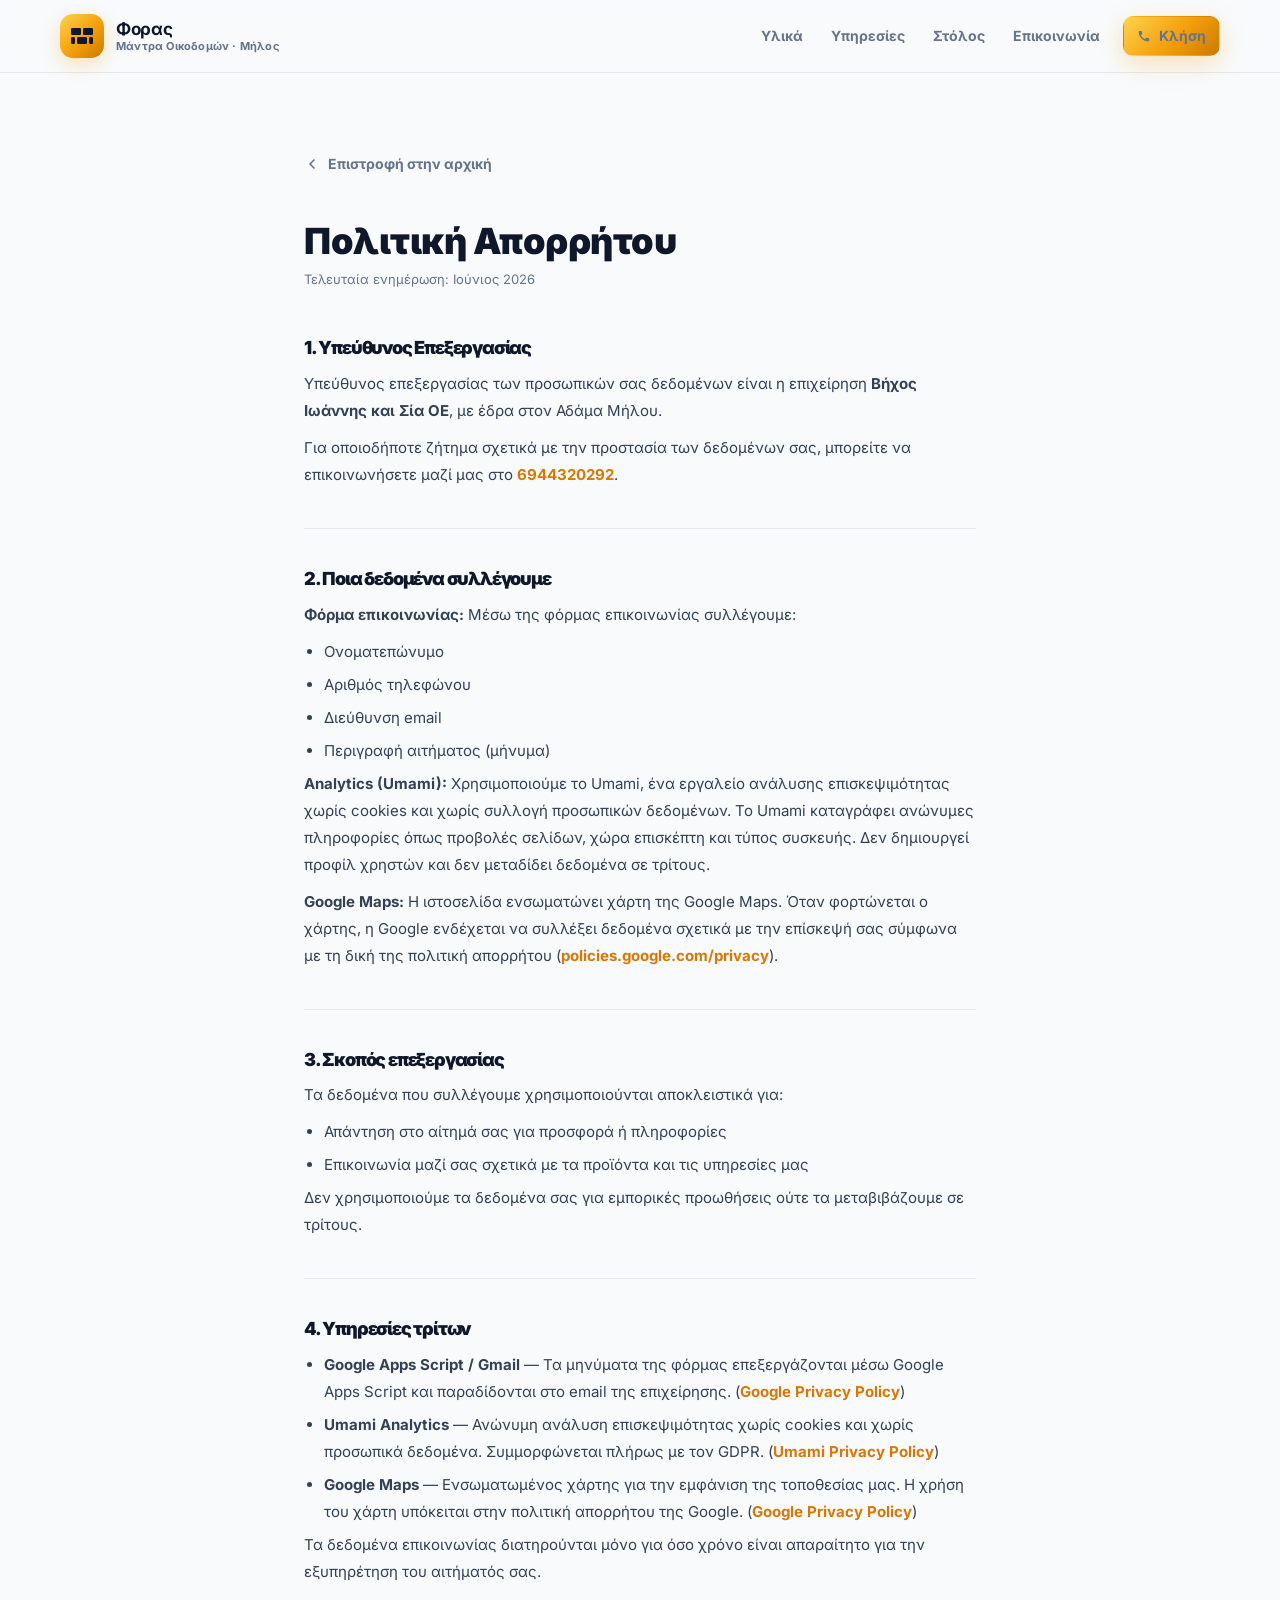
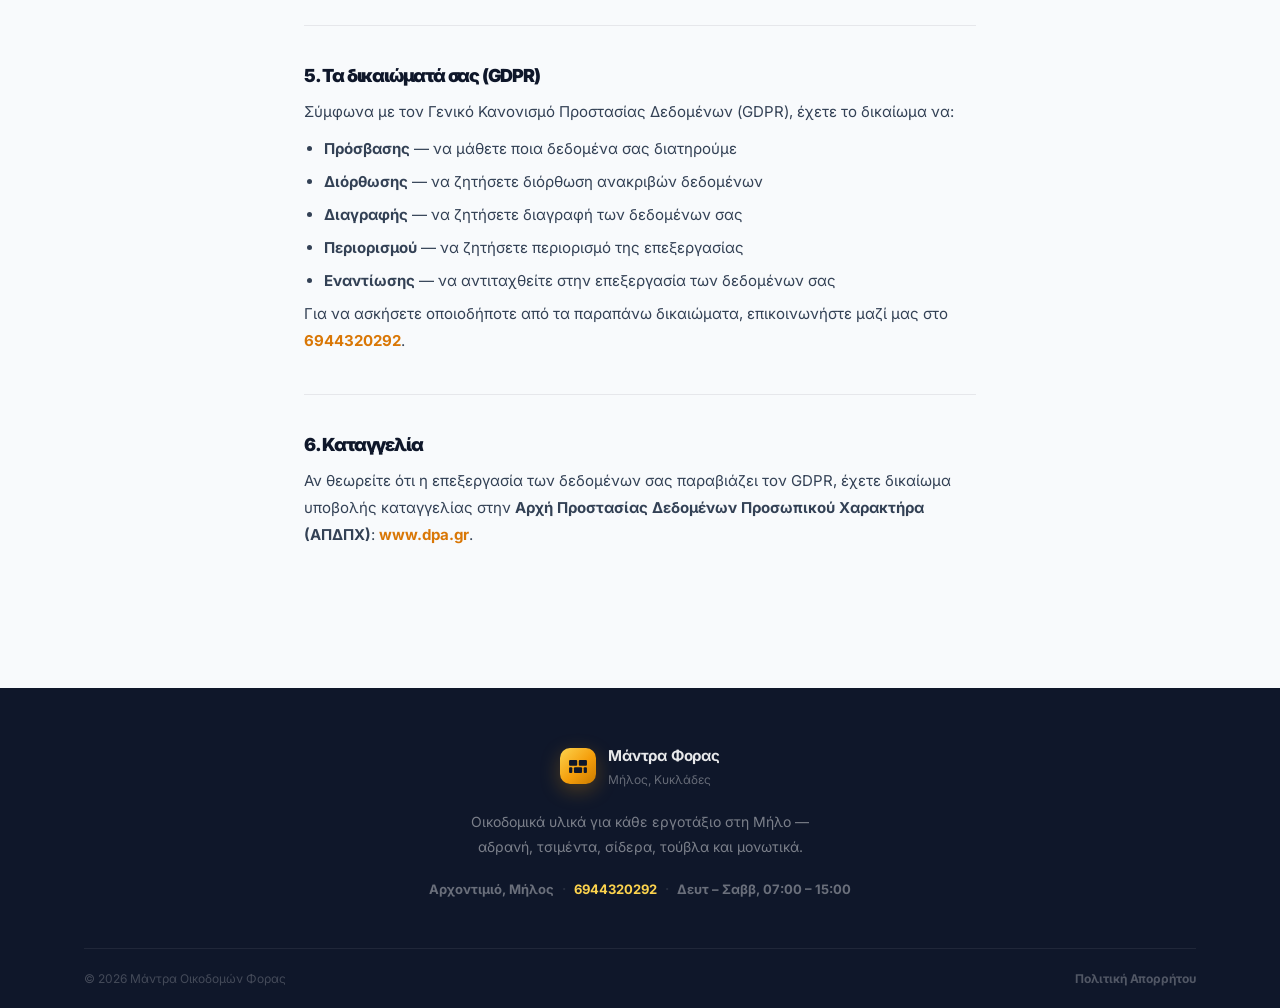
<file: privacy-policy.html>
<!DOCTYPE html>
<html lang="el">

<head>
  <meta charset="UTF-8">
  <meta name="viewport" content="width=device-width, initial-scale=1.0">
  <title>Πολιτική Απορρήτου | Μάντρα Οικοδομών Φορας</title>
  <meta name="robots" content="noindex, follow">
  <link rel="stylesheet" href="style.css">
  <style>
    .pp-wrap {
      max-width: 720px;
      margin: 0 auto;
      padding: 80px 24px 100px;
    }

    .pp-back {
      display: inline-flex;
      align-items: center;
      gap: 8px;
      font-size: 14px;
      font-weight: 700;
      color: var(--muted);
      margin-bottom: 48px;
      transition: color var(--t);
    }

    .pp-back:hover {
      color: var(--text);
    }

    .pp-back svg {
      flex-shrink: 0;
    }

    .pp-title {
      font-size: 36px;
      font-weight: 900;
      letter-spacing: -.5px;
      margin-bottom: 8px;
      color: var(--text);
    }

    .pp-date {
      font-size: 13px;
      color: var(--muted);
      font-weight: 500;
      margin-bottom: 48px;
    }

    .pp-section {
      margin-bottom: 40px;
    }

    .pp-section h2 {
      font-size: 18px;
      font-weight: 800;
      margin-bottom: 12px;
      color: var(--text);
    }

    .pp-section p,
    .pp-section li {
      font-size: 15px;
      color: var(--text2);
      line-height: 1.8;
      margin-bottom: 10px;
    }

    .pp-section ul {
      padding-left: 20px;
    }

    .pp-section li {
      margin-bottom: 6px;
    }

    .pp-section a {
      color: var(--gold-dk);
      font-weight: 600;
    }

    .pp-divider {
      border: none;
      border-top: 1px solid var(--border);
      margin: 40px 0;
    }
  </style>
</head>

<body>

  <!-- HEADER -->
<header class="header" id="header">
    <div class="container nav-inner">
      <a class="brand" href="/">
        <div class="logo-mark">
          <svg width="22" height="16" viewBox="0 0 22 16" fill="currentColor" aria-hidden="true">
            <rect x="0" y="0" width="10" height="7" rx="1.2" />
            <rect x="12" y="0" width="10" height="7" rx="1.2" />
            <rect x="0" y="9" width="4" height="7" rx="1.2" />
            <rect x="6" y="9" width="10" height="7" rx="1.2" />
            <rect x="18" y="9" width="4" height="7" rx="1.2" />
          </svg>
        </div>
        <div class="brand-text">
          <span class="brand-name">Φορας</span>
          <span class="brand-sub">Μάντρα Οικοδομών · Μήλος</span>
        </div>
      </a>

      <nav class="nav-menu">
        <a href="#products">Υλικά</a>
        <a href="#services">Υπηρεσίες</a>
        <a href="#fleet">Στόλος</a>
        <a href="#contact">Επικοινωνία</a>
        <a class="btn btn-primary nav-cta" href="tel:+306944320292">
          <svg width="14" height="14" viewBox="0 0 24 24" fill="currentColor">
            <path
              d="M6.6 10.8c1.4 2.8 3.8 5.1 6.6 6.6l2.2-2.2c.27-.27.67-.36 1.02-.24 1.12.37 2.33.57 3.57.57.55 0 1 .45 1 1V20c0 .55-.45 1-1 1C10.29 21 3 13.71 3 4.5c0-.55.45-1 1-1H7.5c.55 0 1 .45 1 1 0 1.25.2 2.45.57 3.57.11.35.03.74-.25 1.01L6.6 10.8z" />
          </svg>
          Κλήση
        </a>
      </nav>

      <button class="hamburger" id="hamburger" aria-label="Μενού" aria-expanded="false">
        <span></span><span></span><span></span>
      </button>
    </div>
  </header>


  <main>
    <div class="pp-wrap">

      <a class="pp-back" href="index.html">
        <svg width="16" height="16" viewBox="0 0 24 24" fill="none" stroke="currentColor" stroke-width="2.5"
          stroke-linecap="round" stroke-linejoin="round">
          <polyline points="15 18 9 12 15 6" />
        </svg>
        Επιστροφή στην αρχική
      </a>

      <h1 class="pp-title">Πολιτική Απορρήτου</h1>
      <p class="pp-date">Τελευταία ενημέρωση: Ιούνιος 2026</p>

      <div class="pp-section">
        <h2>1. Υπεύθυνος Επεξεργασίας</h2>
        <p>Υπεύθυνος επεξεργασίας των προσωπικών σας δεδομένων είναι η επιχείρηση <strong>Βήχος Ιωάννης και Σία
            ΟΕ</strong>, με έδρα στον Αδάμα Μήλου.</p>
        <p>Για οποιοδήποτε ζήτημα σχετικά με την προστασία των δεδομένων σας, μπορείτε να επικοινωνήσετε μαζί μας στο <a
            href="tel:+306944320292">6944320292</a>.</p>
      </div>

      <hr class="pp-divider">

      <div class="pp-section">
        <h2>2. Ποια δεδομένα συλλέγουμε</h2>
        <p><strong>Φόρμα επικοινωνίας:</strong> Μέσω της φόρμας επικοινωνίας συλλέγουμε:</p>
        <ul>
          <li>Ονοματεπώνυμο</li>
          <li>Αριθμός τηλεφώνου</li>
          <li>Διεύθυνση email</li>
          <li>Περιγραφή αιτήματος (μήνυμα)</li>
        </ul>
        <p><strong>Analytics (Umami):</strong> Χρησιμοποιούμε το Umami, ένα εργαλείο ανάλυσης επισκεψιμότητας χωρίς
          cookies και χωρίς συλλογή προσωπικών δεδομένων. Το Umami καταγράφει ανώνυμες πληροφορίες όπως προβολές
          σελίδων, χώρα επισκέπτη και τύπος συσκευής. Δεν δημιουργεί προφίλ χρηστών και δεν μεταδίδει δεδομένα σε
          τρίτους.</p>
        <p><strong>Google Maps:</strong> Η ιστοσελίδα ενσωματώνει χάρτη της Google Maps. Όταν φορτώνεται ο χάρτης, η
          Google ενδέχεται να συλλέξει δεδομένα σχετικά με την επίσκεψή σας σύμφωνα με τη δική της πολιτική απορρήτου
          (<a href="https://policies.google.com/privacy" target="_blank"
            rel="noopener">policies.google.com/privacy</a>).</p>
      </div>

      <hr class="pp-divider">

      <div class="pp-section">
        <h2>3. Σκοπός επεξεργασίας</h2>
        <p>Τα δεδομένα που συλλέγουμε χρησιμοποιούνται αποκλειστικά για:</p>
        <ul>
          <li>Απάντηση στο αίτημά σας για προσφορά ή πληροφορίες</li>
          <li>Επικοινωνία μαζί σας σχετικά με τα προϊόντα και τις υπηρεσίες μας</li>
        </ul>
        <p>Δεν χρησιμοποιούμε τα δεδομένα σας για εμπορικές προωθήσεις ούτε τα μεταβιβάζουμε σε τρίτους.</p>
      </div>

      <hr class="pp-divider">

      <div class="pp-section">
        <h2>4. Υπηρεσίες τρίτων</h2>
        <ul>
          <li><strong>Google Apps Script / Gmail</strong> — Τα μηνύματα της φόρμας επεξεργάζονται μέσω Google Apps
            Script και παραδίδονται στο email της επιχείρησης. (<a href="https://policies.google.com/privacy"
              target="_blank" rel="noopener">Google Privacy Policy</a>)</li>
          <li><strong>Umami Analytics</strong> — Ανώνυμη ανάλυση επισκεψιμότητας χωρίς cookies και χωρίς προσωπικά
            δεδομένα. Συμμορφώνεται πλήρως με τον GDPR. (<a href="https://umami.is/privacy" target="_blank"
              rel="noopener">Umami Privacy Policy</a>)</li>
          <li><strong>Google Maps</strong> — Ενσωματωμένος χάρτης για την εμφάνιση της τοποθεσίας μας. Η χρήση του χάρτη
            υπόκειται στην πολιτική απορρήτου της Google. (<a href="https://policies.google.com/privacy" target="_blank"
              rel="noopener">Google Privacy Policy</a>)</li>
        </ul>
        <p>Τα δεδομένα επικοινωνίας διατηρούνται μόνο για όσο χρόνο είναι απαραίτητο για την εξυπηρέτηση του αιτήματός
          σας.</p>
      </div>

      <hr class="pp-divider">

      <div class="pp-section">
        <h2>5. Τα δικαιώματά σας (GDPR)</h2>
        <p>Σύμφωνα με τον Γενικό Κανονισμό Προστασίας Δεδομένων (GDPR), έχετε το δικαίωμα να:</p>
        <ul>
          <li><strong>Πρόσβασης</strong> — να μάθετε ποια δεδομένα σας διατηρούμε</li>
          <li><strong>Διόρθωσης</strong> — να ζητήσετε διόρθωση ανακριβών δεδομένων</li>
          <li><strong>Διαγραφής</strong> — να ζητήσετε διαγραφή των δεδομένων σας</li>
          <li><strong>Περιορισμού</strong> — να ζητήσετε περιορισμό της επεξεργασίας</li>
          <li><strong>Εναντίωσης</strong> — να αντιταχθείτε στην επεξεργασία των δεδομένων σας</li>
        </ul>
        <p>Για να ασκήσετε οποιοδήποτε από τα παραπάνω δικαιώματα, επικοινωνήστε μαζί μας στο <a
            href="tel:+306944320292">6944320292</a>.</p>
      </div>

      <hr class="pp-divider">

      <div class="pp-section">
        <h2>6. Καταγγελία</h2>
        <p>Αν θεωρείτε ότι η επεξεργασία των δεδομένων σας παραβιάζει τον GDPR, έχετε δικαίωμα υποβολής καταγγελίας στην
          <strong>Αρχή Προστασίας Δεδομένων Προσωπικού Χαρακτήρα (ΑΠΔΠΧ)</strong>: <a href="https://www.dpa.gr"
            target="_blank" rel="noopener">www.dpa.gr</a>.</p>
      </div>

    </div>
  </main>

  <footer class="footer">
    <div class="container">
      <div class="footer-body">
        <div class="footer-brand">
          <div class="logo-mark logo-sm">
            <svg width="18" height="13" viewBox="0 0 22 16" fill="currentColor" aria-hidden="true">
              <rect x="0" y="0" width="10" height="7" rx="1.2" />
              <rect x="12" y="0" width="10" height="7" rx="1.2" />
              <rect x="0" y="9" width="4" height="7" rx="1.2" />
              <rect x="6" y="9" width="10" height="7" rx="1.2" />
              <rect x="18" y="9" width="4" height="7" rx="1.2" />
            </svg>
          </div>
          <div>
            <div class="footer-name">Μάντρα Φορας</div>
            <div class="footer-tagline">Μήλος, Κυκλάδες</div>
          </div>
        </div>
        <p class="footer-bio">Οικοδομικά υλικά για κάθε εργοτάξιο στη Μήλο —<br>αδρανή, τσιμέντα, σίδερα, τούβλα και
          μονωτικά.</p>
        <div class="footer-meta">
          <span>Αρχοντιμιό, Μήλος</span>
          <span class="footer-dot">·</span>
          <a href="tel:+306944320292">6944320292</a>
          <span class="footer-dot">·</span>
          <span>Δευτ – Σαββ, 07:00 – 15:00</span>
        </div>
      </div>
      <div class="footer-bottom">
        <span class="footer-copy">© <span id="y"></span> Μάντρα Οικοδομών Φορας</span>
        <a href="privacy-policy.html" class="footer-privacy">Πολιτική Απορρήτου</a>
      </div>
    </div>
  </footer>

  <script>document.getElementById('y').textContent = new Date().getFullYear();</script>
</body>

</html>
</file>
<file: style.css>
/* ---------- Local Fonts ---------- */
@font-face {
  font-family: 'Inter';
  font-weight: 400;
  font-style: normal;
  font-display: swap;
  src: url('assets/fonts/inter-v20-greek_latin-regular.woff2') format('woff2');
}
@font-face {
  font-family: 'Inter';
  font-weight: 700;
  font-style: normal;
  font-display: swap;
  src: url('assets/fonts/inter-v20-greek_latin-700.woff2') format('woff2');
}
@font-face {
  font-family: 'Inter';
  font-weight: 900;
  font-style: normal;
  font-display: swap;
  src: url('assets/fonts/inter-v20-greek_latin-900.woff2') format('woff2');
}

/* ---------- Root Variables ---------- */
:root {
  --bg:      #f8fafc;
  --surface: #ffffff;
  --surface2:#f1f5f9;
  --text:  #0f172a;
  --text2: #334155;
  --muted: #64748b;
  --muted2:#94a3b8;
  --gold:    #f59e0b;
  --gold-lt: #fcd34d;
  --gold-dk: #d97706;
  --navy:    #0f172a;
  --navy2:   #1e293b;
  --green:   #25d366;
  --border:  rgba(15,23,42,.08);
  --border2: rgba(15,23,42,.13);
  --sh-xs: 0 2px 8px rgba(15,23,42,.05);
  --sh-sm: 0 8px 20px rgba(15,23,42,.08);
  --sh:    0 16px 44px rgba(15,23,42,.10);
  --sh-lg: 0 32px 80px rgba(15,23,42,.13);
  --r:    14px;
  --r-lg: 20px;
  --r-xl: 26px;
  --max:  1160px;
  --ease: cubic-bezier(.2,.8,.2,1);
  --t:    180ms;
  --tm:   300ms;
  --font: 'Inter', ui-sans-serif, system-ui, -apple-system, sans-serif;
}

/* ---------- Reset ---------- */
*, *::before, *::after { box-sizing: border-box; margin: 0; padding: 0; }
html { scroll-behavior: smooth; }
body {
  font-family: var(--font);
  color: var(--text);
  background: var(--bg);
  line-height: 1.6;
  -webkit-font-smoothing: antialiased;
  cursor:default;
}
a { color: inherit; text-decoration: none; }
img { max-width: 100%; display: block; }
button { font: inherit; cursor: pointer; border: none; background: none; }
::selection { background: rgba(245,158,11,.22); color: var(--muted); }
.container { max-width: var(--max); margin: 0 auto; padding: 0 24px; }

/* ---------- Scroll Progress ---------- */
.progress-bar {
  position: fixed;
  top: 0; left: 0; right: 0;
  height: 2px;
  background: linear-gradient(90deg, var(--gold-lt), var(--gold-dk));
  transform-origin: left;
  transform: scaleX(0);
  z-index: 9999;
  transition: transform 80ms linear;
}

/* ---------- Top Bar ---------- */
.topbar {
  background: var(--navy);
  color: rgba(255,255,255,.72);
  font-size: 13px;
  font-weight: 400;
}
.topbar-inner {
  display: flex;
  align-items: center;
  justify-content: space-between;
  padding: 9px 0;
  gap: 12px;
  flex-wrap: wrap;
}
.topbar-left { display: flex; align-items: center; gap: 10px; flex-wrap: wrap; }
.sep { opacity: .25; }
.topbar-phone {
  display: flex; align-items: center; gap: 6px;
  color: var(--gold-lt); font-weight: 700; letter-spacing: .2px;
  transition: opacity var(--t);
}
.topbar-phone:hover { opacity: .8; }

/* ---------- Header ---------- */
.header {
  position: sticky; top: 0; z-index: 100;
  background: rgba(248,250,252,.90);
  backdrop-filter: blur(18px) saturate(160%);
  -webkit-backdrop-filter: blur(18px) saturate(160%);
  border-bottom: 1px solid var(--border);
  transition: box-shadow var(--tm) var(--ease);
}
.header.scrolled { box-shadow: 0 4px 24px rgba(15,23,42,.09); }

.nav-inner {
  display: flex; align-items: center; justify-content: space-between;
  padding: 14px 0; gap: 16px;
}

.brand { display: flex; align-items: center; gap: 12px; flex-shrink: 0; }
.logo-mark {
  width: 44px; height: 44px; border-radius: 13px;
  background: linear-gradient(135deg, var(--gold-lt) 0%, var(--gold) 55%, #c97b00 100%);
  display: flex; align-items: center; justify-content: center;
  color: var(--navy);
  box-shadow: 0 6px 20px rgba(245,158,11,.28);
  flex-shrink: 0; user-select: none;
}
.logo-sm { width: 36px; height: 36px; border-radius: 10px; font-size: 12px; }
.brand-text { display: flex; flex-direction: column; line-height: 1.25; }
.brand-name { font-weight: 700; font-size: 17px; letter-spacing: -.3px; }
.brand-sub  { font-size: 11px; color: var(--muted); font-weight: 700; letter-spacing: .2px; }

.nav-menu { display: flex; align-items: center; gap: 2px; }
.nav-menu a {
  font-size: 14px; font-weight: 700; color: var(--muted);
  padding: 8px 13px; border-radius: 10px;
  transition: background var(--t), color var(--t);
}
.nav-menu a:hover { background: rgba(15,23,42,.06); color: var(--text); }
.nav-cta { margin-left: 8px; }

/* Hamburger */
.hamburger {
  display: none; flex-direction: column; gap: 5px;
  padding: 8px; border-radius: 9px;
  transition: background var(--t);
}
.hamburger:hover { background: rgba(15,23,42,.06); }
.hamburger span {
  display: block; width: 22px; height: 2px;
  background: var(--text); border-radius: 2px;
  transition: transform var(--tm) var(--ease), opacity var(--tm) var(--ease);
}
.hamburger.open span:nth-child(1) { transform: translateY(7px) rotate(45deg); }
.hamburger.open span:nth-child(2) { opacity: 0; transform: scaleX(0); }
.hamburger.open span:nth-child(3) { transform: translateY(-7px) rotate(-45deg); }

/* Mobile overlay */
.mobile-overlay {
  display: none; position: fixed; inset: 0;
  background: rgba(15,23,42,.5); z-index: 200;
  opacity: 0; transition: opacity var(--tm) var(--ease);
}
.mobile-overlay.show { display: block; opacity: 1; }

/* Mobile menu panel */
.mobile-menu {
  position: fixed; top: 0; right: 0; height: 100%;
  width: min(300px, 90vw); background: var(--surface);
  z-index: 300; padding: 28px 24px 32px;
  display: flex; flex-direction: column; gap: 24px;
  transform: translateX(100%);
  transition: transform var(--tm) var(--ease);
  box-shadow: -8px 0 48px rgba(15,23,42,.16);
}
.mobile-menu.open { transform: translateX(0); }
.mobile-brand {
  display: flex; align-items: center; gap: 12px;
  padding-bottom: 20px;
  border-bottom: 1px solid var(--border);
}
.mobile-menu nav { display: flex; flex-direction: column; gap: 2px; }
.mobile-link {
  font-size: 17px; font-weight: 700; color: var(--text);
  padding: 13px 16px; border-radius: 12px;
  transition: background var(--t);
}
.mobile-link:hover { background: var(--surface2); }
.mobile-menu-footer { display: flex; flex-direction: column; gap: 10px; margin-top: auto; }
.mobile-menu-footer .btn { justify-content: center; }

/* ---------- Buttons ---------- */
.btn {
  display: inline-flex; align-items: center; justify-content: center; gap: 8px;
  padding: 11px 20px; border-radius: var(--r);
  font-weight: 700; font-size: 14px; letter-spacing: .1px;
  border: 1.5px solid transparent;
  transition: transform var(--t) var(--ease), box-shadow var(--t) var(--ease),
              background var(--t), border-color var(--t);
}
.btn:hover { transform: translateY(-1px); }
.btn:active { transform: translateY(0); }
.btn-lg { padding: 14px 26px; font-size: 15px; border-radius: 16px; }

.btn-primary {
  background: linear-gradient(135deg, var(--gold-lt) 0%, var(--gold) 55%, #c97b00 100%);
  color: var(--navy);
  box-shadow: 0 8px 24px rgba(245,158,11,.28);
}
.btn-primary:hover { box-shadow: 0 14px 36px rgba(245,158,11,.40); }

.btn-outline {
  background: transparent; border-color: var(--border2); color: var(--text);
}
.btn-outline:hover { border-color: rgba(15,23,42,.22); background: var(--surface); }

.btn-ghost-white {
  background: rgba(255,255,255,.1); border-color: rgba(255,255,255,.22); color: #fff;
}
.btn-ghost-white:hover { background: rgba(255,255,255,.18); border-color: rgba(255,255,255,.38); }

.btn-dark {
  background: var(--navy); color: #fff;
  box-shadow: 0 8px 24px rgba(15,23,42,.28);
}
.btn-dark:hover { box-shadow: 0 14px 36px rgba(15,23,42,.38); }

.btn-whatsapp {
  background: var(--green); color: #fff;
  box-shadow: 0 8px 24px rgba(37,211,102,.26);
}
.btn-whatsapp:hover { box-shadow: 0 14px 36px rgba(37,211,102,.38); }

/* ---------- Hero ---------- */
.hero {
  position: relative; min-height: 580px;
  display: flex; align-items: center;
  padding: 72px 0; overflow: hidden;
}
.hero-bg {
  position: absolute; inset: 0; z-index: 0;
  background:
    radial-gradient(ellipse 80% 60% at 70% 110%, rgba(245,158,11,.12), transparent 65%),
    radial-gradient(ellipse 50% 40% at 10% 50%, rgba(245,158,11,.04), transparent 60%),
    linear-gradient(135deg, #090e1a 0%, #16243f 45%, #0f172a 100%);
}
.hero-bg::after {
  content: '';
  position: absolute; inset: 0;
  background-image:
    linear-gradient(rgba(255,255,255,.025) 1px, transparent 1px),
    linear-gradient(90deg, rgba(255,255,255,.025) 1px, transparent 1px);
  background-size: 48px 48px;
}
.hero-content {
  position: relative; z-index: 1;
  display: grid; grid-template-columns: 1.1fr .9fr;
  gap: 52px; align-items: center; width: 100%;
}
.hero-left { color: #fff; }

.badge {
  display: inline-flex; align-items: center; gap: 9px;
  padding: 7px 14px; border-radius: 999px;
  background: rgba(245,158,11,.13); border: 1px solid rgba(245,158,11,.28);
  color: var(--gold-lt); font-size: 13px; font-weight: 700; letter-spacing: .3px;
  margin-bottom: 22px;
}
.badge-dot {
  width: 7px; height: 7px; border-radius: 50%;
  background: var(--gold); flex-shrink: 0;
  box-shadow: 0 0 0 3px rgba(245,158,11,.3);
  animation: pulse 2.4s ease-in-out infinite;
}
@keyframes pulse {
  0%,100% { box-shadow: 0 0 0 3px rgba(245,158,11,.3); }
  50%      { box-shadow: 0 0 0 7px rgba(245,158,11,.08); }
}

h1 {
  font-size: 56px; font-weight: 900;
  line-height: 1.05; letter-spacing: -2px;
  margin-bottom: 20px; color: #fff;
}
.gold { color: var(--gold); }
.hero-desc {
  font-size: 17px; color: rgba(255,255,255,.65);
  max-width: 50ch; line-height: 1.72; margin-bottom: 32px;
}
.hero-actions { display: flex; gap: 12px; flex-wrap: wrap; }

/* Stats card */
.stats-card {
  display: grid; grid-template-columns: 1fr 1fr;
  border-radius: var(--r-xl); overflow: hidden;
  border: 1px solid rgba(255,255,255,.09);
  background: rgba(255,255,255,.04);
  backdrop-filter: blur(10px);
}
.stat-cell {
  display: flex; flex-direction: column; gap: 5px;
  padding: 26px 22px;
  border-right: 1px solid rgba(255,255,255,.07);
  border-bottom: 1px solid rgba(255,255,255,.07);
  transition: background var(--tm);
}
.stat-cell:hover { background: rgba(255,255,255,.06); }
.stat-cell:nth-child(2n) { border-right: none; }
.stat-cell:nth-child(3),
.stat-cell:nth-child(4) { border-bottom: none; }
.stat-num { font-size: 30px; font-weight: 900; color: var(--gold); letter-spacing: -1px; line-height: 1; }
.stat-lbl { font-size: 12px; color: rgba(255,255,255,.45); font-weight: 400; line-height: 1.35; }

/* ---------- Trust Bar ---------- */
.trust-bar { background: var(--surface); border-bottom: 1px solid var(--border); }
.trust-inner { display: flex; overflow-x: auto; scrollbar-width: none; }
.trust-inner::-webkit-scrollbar { display: none; }
.trust-item {
  display: flex; align-items: center; gap: 8px;
  padding: 16px 28px;
  font-size: 14px; font-weight: 700; color: var(--text2);
  white-space: nowrap;
  border-right: 1px solid var(--border);
  flex-shrink: 0;
}
.trust-item:last-child { border-right: none; }
.trust-item svg { color: var(--gold-dk); flex-shrink: 0; }

/* ---------- Sections ---------- */
.section { padding: 88px 0; }
.section-dark { background: var(--navy); }
.section-contact { background: var(--surface2); }

.section-hd { text-align: center; max-width: 540px; margin: 0 auto 52px; }
.section-hd-light h2 { color: #fff; }
.section-hd-light .section-sub { color: rgba(255,255,255,.46); }

.tag {
  display: inline-block; padding: 4px 12px; border-radius: 999px;
  background: rgba(245,158,11,.1); border: 1px solid rgba(245,158,11,.22);
  color: var(--gold-dk); font-size: 12px; font-weight: 700;
  letter-spacing: .8px; text-transform: uppercase; margin-bottom: 14px;
}
.tag-light { background: rgba(245,158,11,.15); border-color: rgba(245,158,11,.3); color: var(--gold-lt); }

h2 {
  font-size: 36px; font-weight: 900; letter-spacing: -1.2px; line-height: 1.1; margin-bottom: 10px;
}
.section-dark h2 { color: #fff; }
.section-sub { color: var(--muted); font-size: 15px; font-weight: 400; }

/* ---------- Products ---------- */
.products-grid {
  display: grid;
  grid-template-columns: repeat(6, 1fr);
  gap: 14px;
}
.product-card {
  grid-column: span 2;
  background: var(--surface); border: 1px solid var(--border);
  border-radius: var(--r-lg); padding: 24px 20px;
  box-shadow: var(--sh-xs);
  transition: transform var(--tm) var(--ease), box-shadow var(--tm) var(--ease), border-color var(--tm);
}
/* Center the last row of 2 cards */
.product-card:nth-child(4) { grid-column: 2 / 4; }
.product-card:nth-child(5) { grid-column: 4 / 6; }

.product-card:hover {
  transform: translateY(-4px); box-shadow: var(--sh); border-color: rgba(245,158,11,.28);
}
.product-icon {
  width: 50px; height: 50px; border-radius: 13px;
  background: rgba(245,158,11,.09); border: 1px solid rgba(245,158,11,.18);
  display: flex; align-items: center; justify-content: center;
  color: var(--gold-dk); margin-bottom: 14px;
  transition: background var(--t), transform var(--t);
}
.product-card:hover .product-icon { background: rgba(245,158,11,.17); transform: scale(1.06); }
.product-card h3 { font-size: 15px; font-weight: 700; margin-bottom: 5px; letter-spacing: -.2px; }
.product-card p  { font-size: 13px; color: var(--muted); font-weight: 400; line-height: 1.55; }

/* ---------- Services ---------- */
.services-grid {
  display: grid; grid-template-columns: repeat(2, 1fr);
  gap: 1px; border-radius: var(--r-xl); overflow: hidden;
  background: rgba(255,255,255,.05);
  border: 1px solid rgba(255,255,255,.07);
}
.service-card {
  padding: 36px 32px;
  background: rgba(255,255,255,.03);
  border: 1px solid rgba(255,255,255,.05);
  transition: background var(--tm);
}
.service-card:hover { background: rgba(255,255,255,.065); }

.svc-header {
  display: flex; align-items: flex-start; justify-content: space-between;
  margin-bottom: 18px;
}
.svc-icon {
  width: 46px; height: 46px; border-radius: 12px;
  background: rgba(245,158,11,.14); border: 1px solid rgba(245,158,11,.24);
  display: flex; align-items: center; justify-content: center;
  color: var(--gold-lt);
}
.svc-num {
  font-size: 44px; font-weight: 900;
  color: rgba(245,158,11,.18); letter-spacing: -3px; line-height: 1;
}
.service-card h3 { font-size: 19px; font-weight: 700; color: #fff; margin-bottom: 10px; letter-spacing: -.3px; }
.service-card p  { font-size: 14px; color: rgba(255,255,255,.50); font-weight: 400; line-height: 1.72; }

/* ---------- CTA Strip ---------- */
.cta-strip {
  background: linear-gradient(135deg, #e68900 0%, var(--gold) 40%, var(--gold-lt) 100%);
  padding: 52px 0;
}
.cta-inner {
  display: flex; align-items: center; justify-content: space-between; gap: 24px; flex-wrap: wrap;
}
.cta-text h3 {
  font-size: 26px; font-weight: 900; color: var(--navy); letter-spacing: -.5px; margin-bottom: 6px;
}
.cta-text p { font-size: 15px; color: rgba(15,23,42,.65); font-weight: 400; }

/* ---------- Areas ---------- */
.areas-grid { display: grid; grid-template-columns: repeat(3, 1fr); gap: 16px; }
.area-card {
  background: var(--surface); border: 1px solid var(--border);
  border-radius: var(--r-lg); padding: 30px 26px;
  box-shadow: var(--sh-xs);
  transition: transform var(--tm) var(--ease), box-shadow var(--tm) var(--ease);
}
.area-card:hover { transform: translateY(-3px); box-shadow: var(--sh); }
.area-icon {
  width: 40px; height: 40px; border-radius: 10px;
  background: rgba(245,158,11,.09); border: 1px solid rgba(245,158,11,.16);
  display: flex; align-items: center; justify-content: center;
  color: var(--gold-dk); margin-bottom: 12px;
}
.area-badge {
  display: inline-block; padding: 4px 10px; border-radius: 999px;
  background: rgba(245,158,11,.1); border: 1px solid rgba(245,158,11,.2);
  color: var(--gold-dk); font-size: 11px; font-weight: 700;
  letter-spacing: .4px; text-transform: uppercase; margin-bottom: 12px;
}
.area-card h3 { font-size: 20px; font-weight: 700; margin-bottom: 8px; letter-spacing: -.3px; }
.area-card p  { font-size: 14px; color: var(--muted); font-weight: 400; line-height: 1.6; }

/* ---------- Contact ---------- */
.contact-grid {
  display: grid; grid-template-columns: .85fr 1.15fr; gap: 28px; align-items: start;
}
.contact-info { display: flex; flex-direction: column; gap: 8px; }
.contact-detail {
  display: flex; align-items: center; gap: 14px;
  padding: 14px 16px; background: var(--surface);
  border: 1px solid var(--border); border-radius: var(--r-lg); box-shadow: var(--sh-xs);
}
.contact-icon {
  width: 40px; height: 40px; flex-shrink: 0; border-radius: 10px;
  background: rgba(245,158,11,.09); border: 1px solid rgba(245,158,11,.16);
  display: flex; align-items: center; justify-content: center; color: var(--gold-dk);
}
.cd-label {
  display: block; font-size: 11px; font-weight: 700;
  color: var(--muted); letter-spacing: .5px; text-transform: uppercase; margin-bottom: 2px;
}
.cd-value { font-size: 15px; font-weight: 700; color: var(--text); display: block; line-height: 1.3; }
a.cd-value:hover { color: var(--gold-dk); }

.whatsapp-btn {
  display: flex; align-items: center; justify-content: center; gap: 10px;
  padding: 14px 20px; border-radius: var(--r-lg);
  background: var(--green); color: #fff; font-weight: 700; font-size: 14px;
  margin-top: 4px; box-shadow: 0 8px 24px rgba(37,211,102,.22);
  transition: transform var(--t), box-shadow var(--t);
}
.whatsapp-btn:hover { transform: translateY(-2px); box-shadow: 0 14px 36px rgba(37,211,102,.34); }

/* Form */
.form-card {
  background: var(--surface); border: 1px solid var(--border);
  border-radius: var(--r-xl); padding: 30px 26px; box-shadow: var(--sh);
}
.form-row { display: grid; grid-template-columns: 1fr 1fr; gap: 12px; }
.field { display: flex; flex-direction: column; gap: 6px; margin-bottom: 12px; }
.field:last-of-type { margin-bottom: 16px; }

label { font-size: 13px; font-weight: 700; color: var(--muted); letter-spacing: .2px; }
.opt { font-weight: 400; opacity: .7; font-size: 12px; }

input, textarea {
  width: 100%; padding: 12px 14px;
  border-radius: var(--r); border: 1.5px solid var(--border2);
  background: var(--bg); color: var(--text);
  font: inherit; font-size: 14px; outline: none;
  transition: border-color var(--t), box-shadow var(--t);
}
input::placeholder, textarea::placeholder { color: var(--muted2); }
input:focus, textarea:focus {
  border-color: rgba(245,158,11,.5);
  box-shadow: 0 0 0 3px rgba(245,158,11,.11);
}
textarea { min-height: 120px; resize: vertical; }
.btn-submit { width: 100%; padding: 14px; font-size: 15px; border-radius: 16px; }
.form-feedback {
  margin-top: 12px; padding: 12px 14px; border-radius: var(--r);
  font-size: 13px; font-weight: 700;
}
.form-feedback.ok { background: rgba(34,197,94,.09); border: 1px solid rgba(34,197,94,.22); color: #15803d; }
.form-feedback.err { background: rgba(239,68,68,.09); border: 1px solid rgba(239,68,68,.22); color: #dc2626; }

/* ---------- Footer ---------- */
.footer { background: var(--navy); padding: 56px 0 0; }

.footer-body {
  text-align: center;
  padding-bottom: 48px;
  border-bottom: 1px solid rgba(255,255,255,.07);
}
.footer-brand {
  display: inline-flex; align-items: center; gap: 12px;
  margin-bottom: 20px;
}
.footer-name    { font-size: 15px; font-weight: 700; color: rgba(255,255,255,.9); letter-spacing: -.2px; text-align: left; }
.footer-tagline { font-size: 12px; color: rgba(255,255,255,.36); font-weight: 400; margin-top: 2px; text-align: left; }
.footer-bio {
  font-size: 14px; color: rgba(255,255,255,.45); font-weight: 400;
  line-height: 1.8; margin-bottom: 20px;
}
.footer-meta {
  display: flex; align-items: center; justify-content: center;
  flex-wrap: wrap; gap: 8px;
  font-size: 13px; font-weight: 700; color: rgba(255,255,255,.38);
}
.footer-meta a { color: var(--gold-lt); transition: opacity var(--t); }
.footer-meta a:hover { opacity: .75; }
.footer-dot { opacity: .25; }

.footer-bottom {
  display: flex; align-items: center; justify-content: space-between;
  padding: 20px 0;
}
.footer-copy    { font-size: 12px; color: rgba(255,255,255,.22); font-weight: 400; }
.footer-privacy { font-size: 12px; color: rgba(255,255,255,.28); font-weight: 700; transition: color var(--t); }
.footer-privacy:hover { color: rgba(255,255,255,.6); }

/* ---------- Map ---------- */
.map-section { padding: 0; }
.map-lazy {
  width: 100%; height: 420px;
  border-radius: var(--r-lg);
  overflow: hidden;
  margin: 0 24px;
  width: calc(100% - 48px);
  max-width: var(--max);
  margin: 0 auto;
}
.map-placeholder {
  width: 100%; height: 100%;
  background: var(--surface2);
  border: 1.5px solid var(--border);
  border-radius: var(--r-lg);
  display: flex; flex-direction: column;
  align-items: center; justify-content: center;
  gap: 12px; cursor: pointer;
  transition: background var(--t);
}
.map-placeholder:hover { background: #e8edf3; }
.map-placeholder:hover .map-load-btn { border-color: rgba(15,23,42,.22); }
.map-pin-icon { color: var(--gold-dk); margin-bottom: 4px; }
.map-address  { font-size: 15px; font-weight: 700; color: var(--text); }
.map-load-btn { pointer-events: none; }
.map-note     { font-size: 12px; color: var(--muted2); font-weight: 400; }

/* ---------- Mobile Sticky CTA ---------- */
.mobile-cta {
  display: none; position: fixed; bottom: 0; left: 0; right: 0;
  z-index: 90; background: rgba(248,250,252,.95);
  backdrop-filter: blur(16px); border-top: 1px solid var(--border);
  padding: 12px 16px; gap: 10px;
}
.mobile-cta .btn { flex: 1; justify-content: center; }

/* ---------- Scroll Reveal ---------- */
.reveal {
  opacity: 0; transform: translateY(22px);
  transition: opacity .6s var(--ease), transform .6s var(--ease);
}
.reveal.visible  { opacity: 1; transform: none; }
.reveal-delay    { transition-delay: .12s; }
.reveal-d1       { transition-delay: .10s; }
.reveal-d2       { transition-delay: .20s; }
.reveal-d3       { transition-delay: .30s; }

/* ---------- Responsive ---------- */
@media (max-width: 900px) {
  .nav-menu  { display: none; }
  .hamburger { display: flex; }

  .hero-content { grid-template-columns: 1fr; }
  .hero-right   { display: none; }
  h1            { font-size: 44px; }

  .trust-bar     { display: none; }
  .services-grid { grid-template-columns: 1fr; }
  .contact-grid  { grid-template-columns: 1fr; }

  .mobile-cta { display: flex; }
  body        { padding-bottom: 74px; }
}

@media (max-width: 720px) {
  /* Reset 6-col grid back to 2-col */
  .products-grid { grid-template-columns: 1fr 1fr; }
  .product-card,
  .product-card:nth-child(4),
  .product-card:nth-child(5) { grid-column: span 1; }

  .areas-grid  { grid-template-columns: 1fr; }
  .section     { padding: 64px 0; }
  h2           { font-size: 30px; }
  .cta-inner   { flex-direction: column; text-align: center; }
}

@media (max-width: 500px) {
  .products-grid { grid-template-columns: 1fr; }
  h1             { font-size: 36px; letter-spacing: -1.2px; }
  .hero          { padding: 52px 0; min-height: auto; }
  .form-row      { grid-template-columns: 1fr; }
  .container     { padding: 0 16px; }
  .form-card     { padding: 22px 18px; }
  .hero-actions  { flex-direction: column; }
  .hero-actions .btn { width: 100%; }
}

/* ---------- Reduced motion ---------- */
@media (prefers-reduced-motion: reduce) {
  *, *::before, *::after { transition-duration: .01ms !important; animation-duration: .01ms !important; }
  .reveal { opacity: 1; transform: none; }
  .progress-bar { transition: none; }
}
</file>
